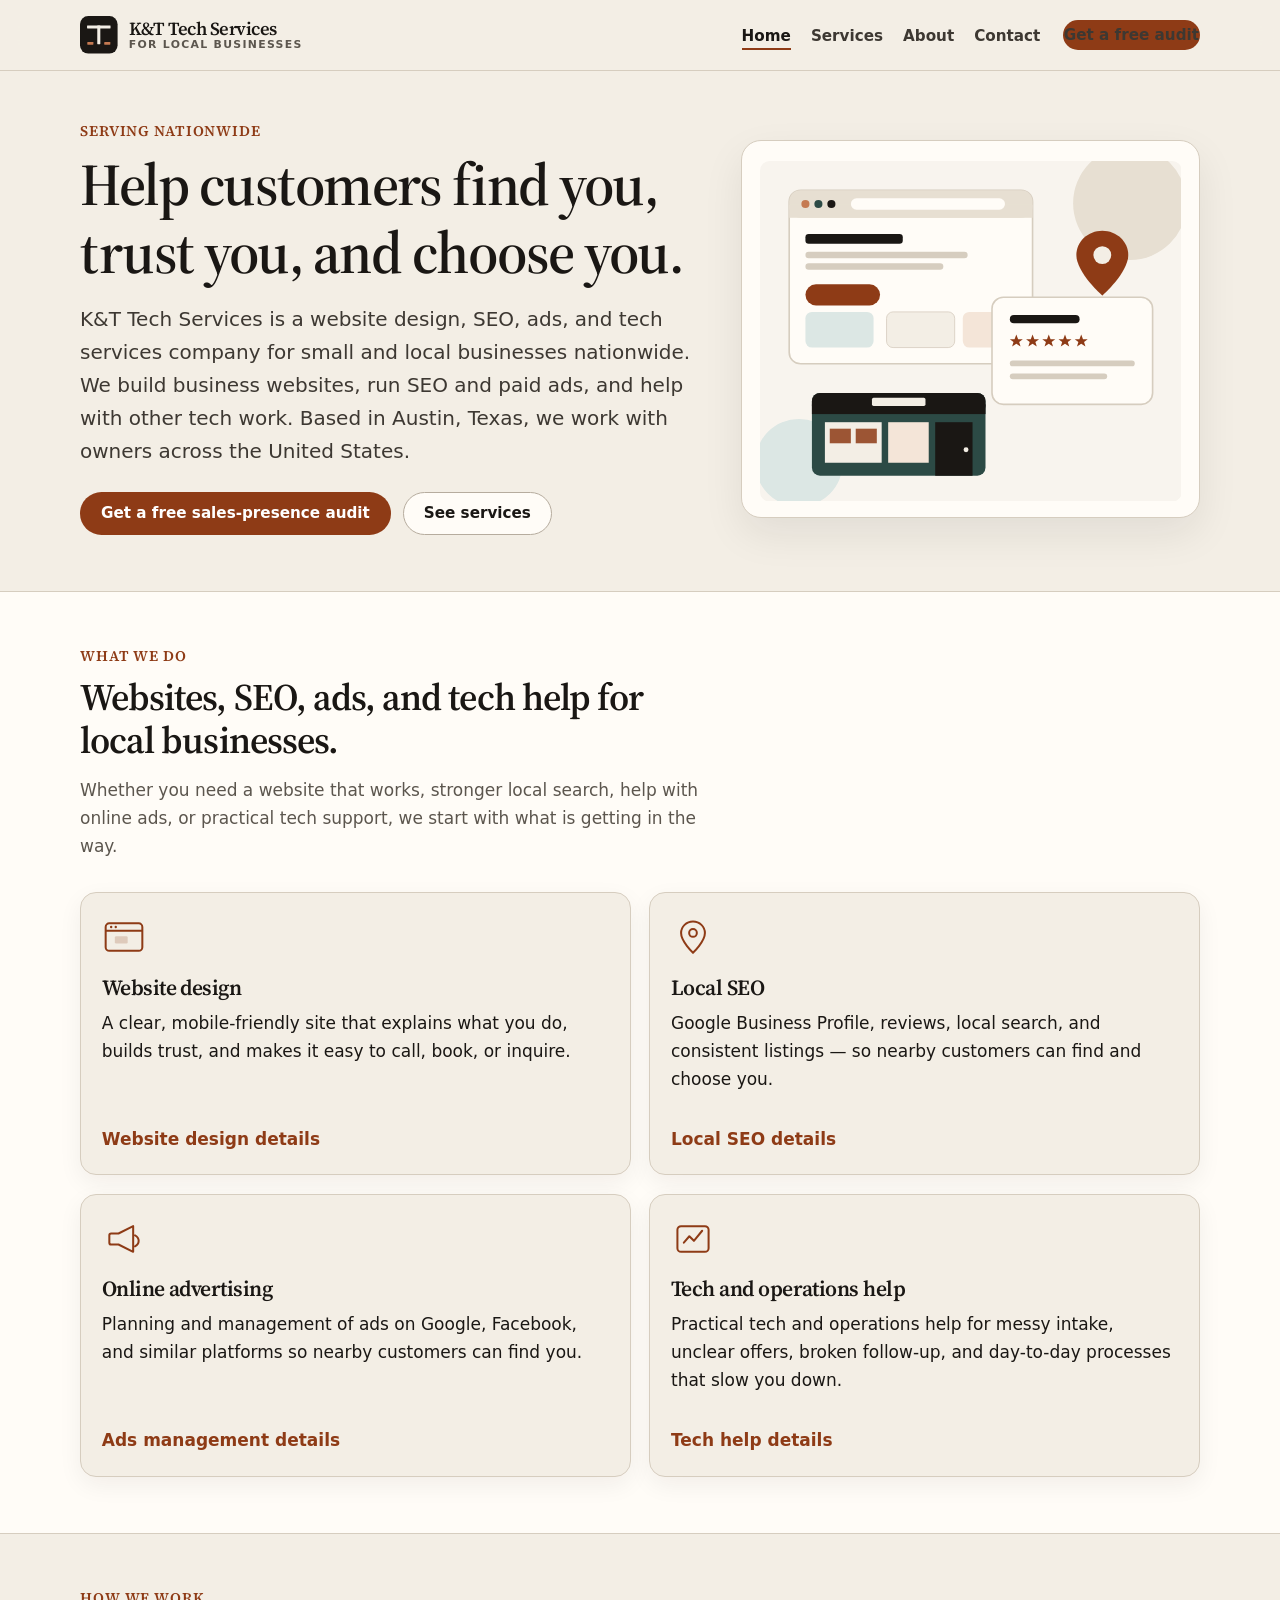
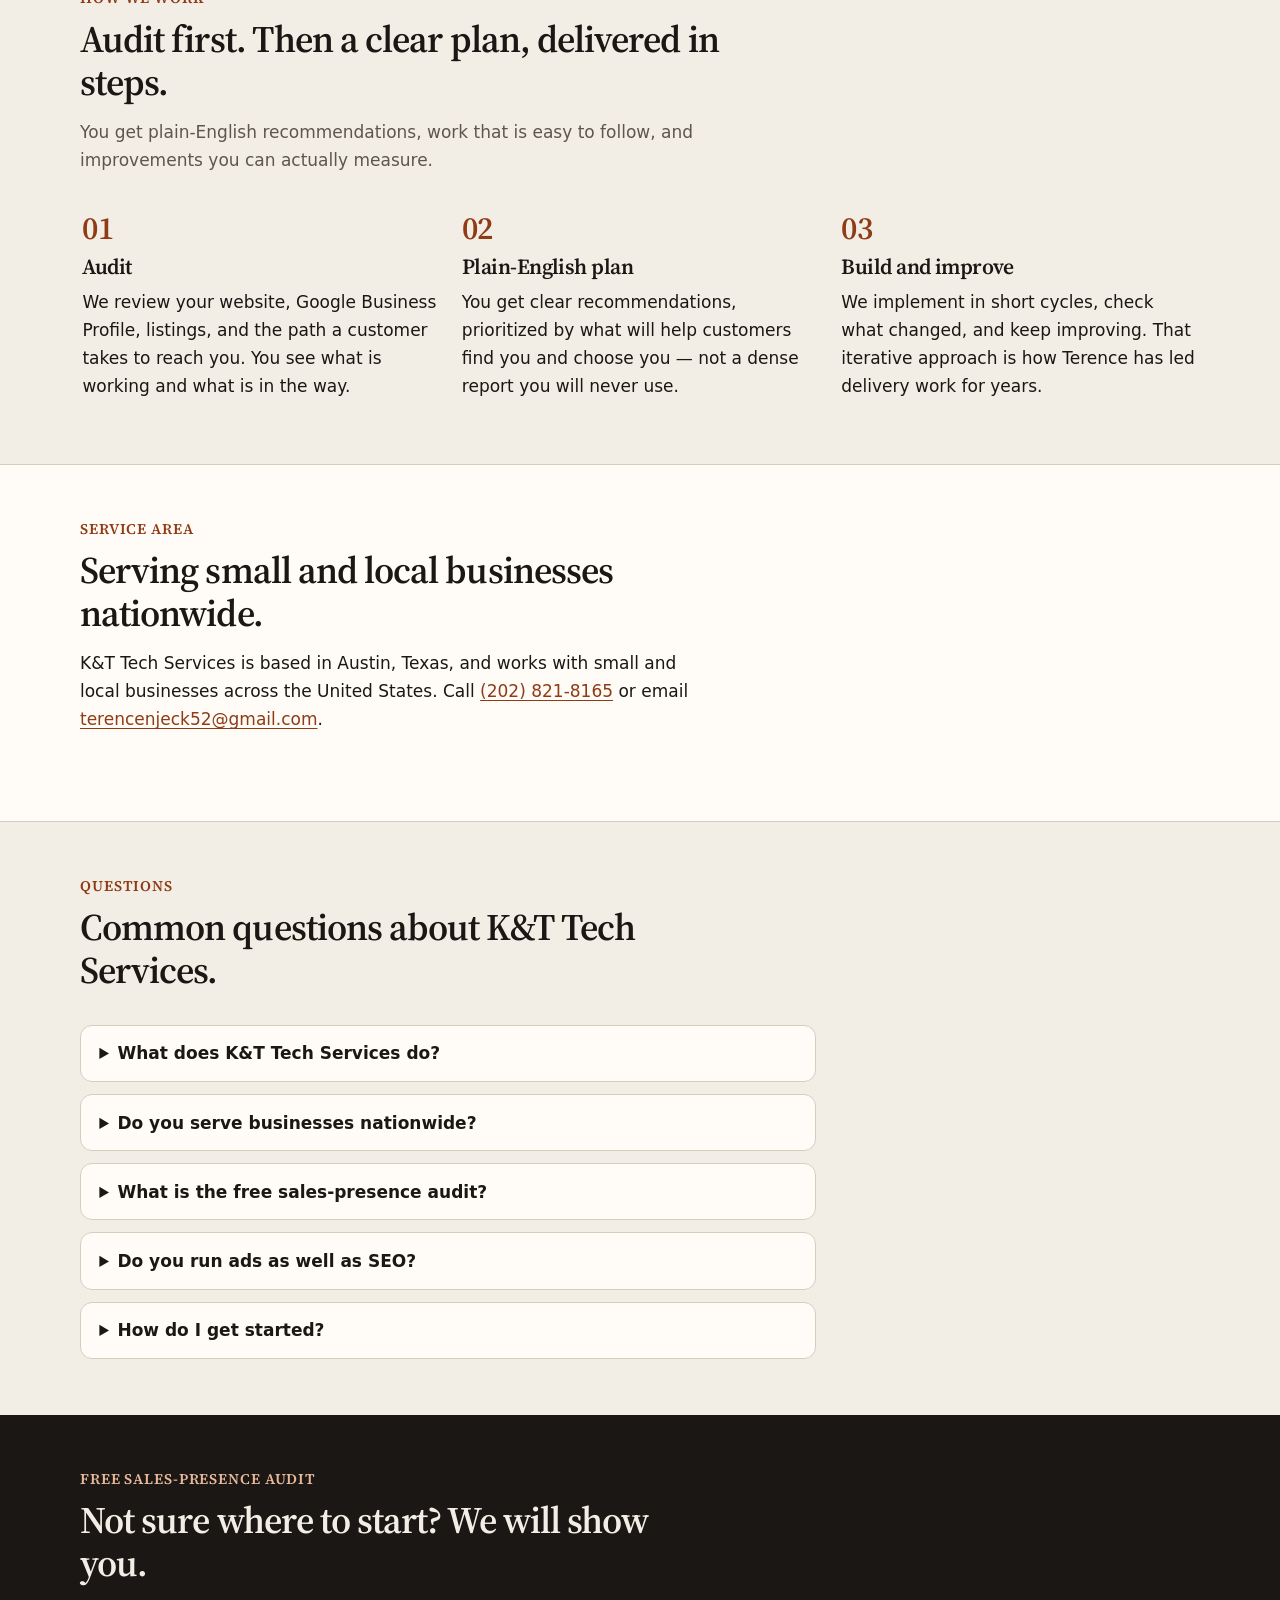
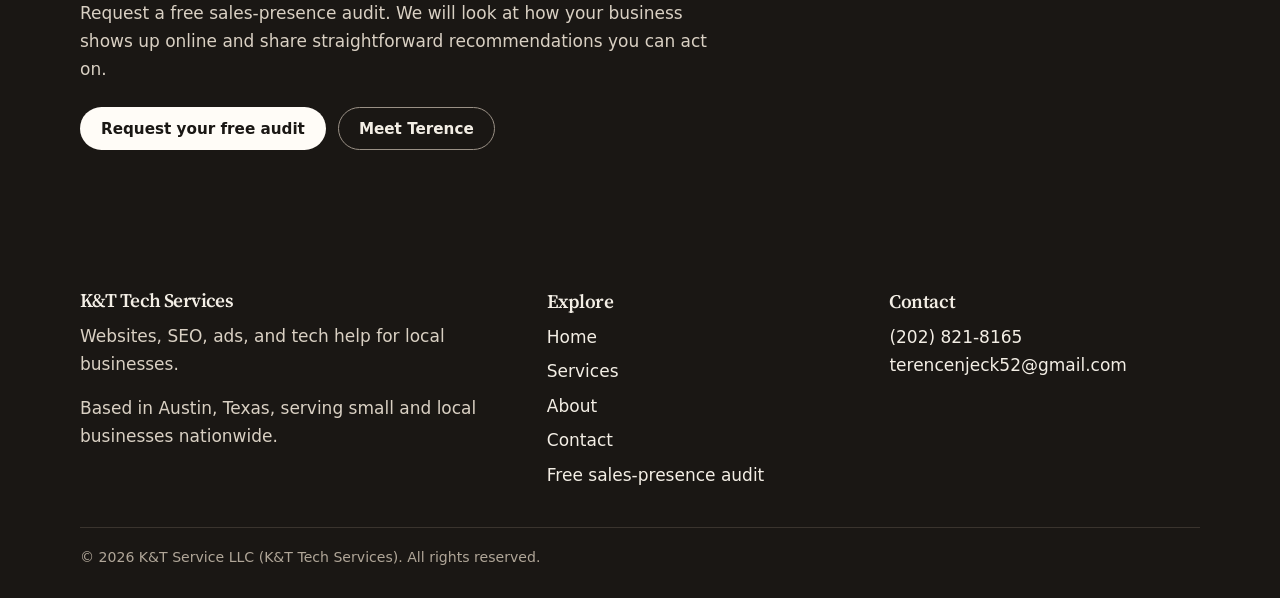
<file: index.html>
<!DOCTYPE html>
<html lang="en">
<head>
  <meta charset="utf-8">
  <meta name="viewport" content="width=device-width, initial-scale=1">
  <title>K&amp;T Tech Services | Websites, SEO &amp; Ads Nationwide</title>
  <meta name="description" content="K&amp;T Tech Services builds websites, runs SEO and online ads, and handles tech work for small and local businesses nationwide.">
  <link rel="canonical" href="https://terencengoh.github.io/k-and-t-services/">
  <meta name="theme-color" content="#f3eee5">
  <meta property="og:type" content="website">
  <meta property="og:site_name" content="K&amp;T Tech Services">
  <meta property="og:url" content="https://terencengoh.github.io/k-and-t-services/">
  <meta property="og:locale" content="en_US">
  <meta property="og:title" content="K&amp;T Tech Services | Websites, SEO &amp; Ads Nationwide">
  <meta property="og:description" content="K&amp;T Tech Services builds websites, runs SEO and online ads, and handles tech work for small and local businesses nationwide.">
  <meta name="twitter:card" content="summary">
  <meta name="twitter:title" content="K&amp;T Tech Services | Websites, SEO &amp; Ads Nationwide">
  <meta name="twitter:description" content="K&amp;T Tech Services builds websites, runs SEO and online ads, and handles tech work for small and local businesses nationwide.">
  <link rel="icon" href="favicon.svg" type="image/svg+xml">
  <link rel="preconnect" href="https://fonts.googleapis.com">
  <link rel="preconnect" href="https://fonts.gstatic.com" crossorigin>
  <link href="https://fonts.googleapis.com/css2?family=Source+Serif+4:opsz,wght@8..60,500;8..60,600;8..60,700&display=swap" rel="stylesheet">
  <link rel="stylesheet" href="css/styles.css">
  <script type="application/ld+json">
{
  "@context": "https://schema.org",
  "@graph": [
    {
      "@type": "ProfessionalService",
      "@id": "https://terencengoh.github.io/k-and-t-services/#business",
      "name": "K&T Tech Services",
      "legalName": "K&T Service LLC",
      "alternateName": "K&T Services",
      "url": "https://terencengoh.github.io/k-and-t-services/",
      "description": "K&T Tech Services is a website design, SEO, ads, and tech services company for small and local businesses nationwide. The company is based in Austin, Texas, and builds local and business websites, manages SEO and online advertising, and helps with other tech work for businesses across the United States.",
      "telephone": "+1-202-821-8165",
      "email": "terencenjeck52@gmail.com",
      "image": "https://terencengoh.github.io/k-and-t-services/favicon.svg",
      "logo": {
        "@type": "ImageObject",
        "url": "https://terencengoh.github.io/k-and-t-services/favicon.svg"
      },
      "founder": {
        "@type": "Person",
        "name": "Terence Ngoh",
        "url": "https://terencengoh.github.io/k-and-t-services/about.html"
      },
      "serviceType": [
        "Website design",
        "Search engine optimization",
        "Local SEO",
        "Online advertising",
        "Technology consulting"
      ],
      "areaServed": {
        "@type": "Country",
        "name": "United States"
      },
      "sameAs": [
        "https://www.facebook.com/profile.php?id=61582597083300"
      ],
      "hasOfferCatalog": {
        "@type": "OfferCatalog",
        "name": "Services for local businesses",
        "itemListElement": [
          {
            "@type": "Offer",
            "itemOffered": {
              "@type": "Service",
              "name": "Website design",
              "description": "A clear, mobile-friendly website that explains what a business does, builds trust, and makes it easy to call, book, or inquire.",
              "url": "https://terencengoh.github.io/k-and-t-services/services.html#websites",
              "serviceType": "Website design",
              "provider": {
                "@id": "https://terencengoh.github.io/k-and-t-services/#business"
              }
            }
          },
          {
            "@type": "Offer",
            "itemOffered": {
              "@type": "Service",
              "name": "Local SEO",
              "description": "Google Business Profile, reviews, local search, consistent listings, and a stronger search presence so nearby customers can find and choose a business.",
              "url": "https://terencengoh.github.io/k-and-t-services/services.html#seo",
              "serviceType": "Local SEO",
              "provider": {
                "@id": "https://terencengoh.github.io/k-and-t-services/#business"
              }
            }
          },
          {
            "@type": "Offer",
            "itemOffered": {
              "@type": "Service",
              "name": "Online advertising",
              "description": "Planning and management of online ads on Google, Facebook, and similar platforms so local businesses can reach nearby customers.",
              "url": "https://terencengoh.github.io/k-and-t-services/services.html#ads",
              "serviceType": "Online advertising",
              "provider": {
                "@id": "https://terencengoh.github.io/k-and-t-services/#business"
              }
            }
          },
          {
            "@type": "Offer",
            "itemOffered": {
              "@type": "Service",
              "name": "Tech and operations help",
              "description": "Practical tech and operations help, including messy intake, unclear offers, broken follow-up, and day-to-day processes that slow a small business down.",
              "url": "https://terencengoh.github.io/k-and-t-services/services.html#tech",
              "serviceType": "Technology consulting",
              "provider": {
                "@id": "https://terencengoh.github.io/k-and-t-services/#business"
              }
            }
          },
          {
            "@type": "Offer",
            "itemOffered": {
              "@type": "Service",
              "name": "Free sales-presence audit",
              "description": "A review of how a business shows up online, with straightforward recommendations the owner can act on.",
              "url": "https://terencengoh.github.io/k-and-t-services/contact.html",
              "serviceType": "Business consultation",
              "provider": {
                "@id": "https://terencengoh.github.io/k-and-t-services/#business"
              }
            }
          }
        ]
      },
      "contactPoint": {
        "@type": "ContactPoint",
        "telephone": "+1-202-821-8165",
        "email": "terencenjeck52@gmail.com",
        "contactType": "customer support",
        "areaServed": "United States",
        "availableLanguage": "English"
      }
    },
    {
      "@type": "WebSite",
      "@id": "https://terencengoh.github.io/k-and-t-services/#website",
      "url": "https://terencengoh.github.io/k-and-t-services/",
      "name": "K&T Tech Services",
      "description": "Website design, SEO, online ads, and tech services for small and local businesses nationwide.",
      "publisher": {
        "@id": "https://terencengoh.github.io/k-and-t-services/#business"
      },
      "inLanguage": "en"
    },
    {
      "@type": "WebPage",
      "@id": "https://terencengoh.github.io/k-and-t-services/#webpage",
      "url": "https://terencengoh.github.io/k-and-t-services/",
      "name": "K&T Tech Services | Websites, SEO & Ads Nationwide",
      "description": "K&T Tech Services builds websites, runs SEO and online ads, and handles tech work for small and local businesses nationwide.",
      "isPartOf": {
        "@id": "https://terencengoh.github.io/k-and-t-services/#website"
      },
      "about": {
        "@id": "https://terencengoh.github.io/k-and-t-services/#business"
      },
      "inLanguage": "en"
    },
    {
      "@type": "FAQPage",
      "@id": "https://terencengoh.github.io/k-and-t-services/#faq",
      "mainEntity": [
        {
          "@type": "Question",
          "name": "What does K&T Tech Services do?",
          "acceptedAnswer": {
            "@type": "Answer",
            "text": "K&T Tech Services (K&T Service LLC) is a website design, SEO, ads, and tech services company for small and local businesses nationwide. We build local and business websites, run SEO and paid ads on Google, Facebook, and similar platforms, and help with other tech work that makes it easier for customers to find you and get in touch."
          }
        },
        {
          "@type": "Question",
          "name": "Do you serve businesses nationwide?",
          "acceptedAnswer": {
            "@type": "Answer",
            "text": "Yes. We work with small and local businesses across the United States. The company is based in Austin, Texas, and most work is done remotely."
          }
        },
        {
          "@type": "Question",
          "name": "What is the free sales-presence audit?",
          "acceptedAnswer": {
            "@type": "Answer",
            "text": "It is a review of how your business shows up online — your website, local listings, and the path a customer takes to reach you — followed by straightforward recommendations you can act on. You can request one on the contact page."
          }
        },
        {
          "@type": "Question",
          "name": "Do you run ads as well as SEO?",
          "acceptedAnswer": {
            "@type": "Answer",
            "text": "Yes. Alongside website and SEO work, we plan and manage online advertising on Google, Facebook, and similar platforms. We will tell you what we recommend after looking at your business, rather than promising a specific result in advance."
          }
        },
        {
          "@type": "Question",
          "name": "How do I get started?",
          "acceptedAnswer": {
            "@type": "Answer",
            "text": "Call (202) 821-8165, email terencenjeck52@gmail.com, or send a message on the contact page. A free sales-presence audit is a common first step."
          }
        }
      ]
    }
  ]
}
  </script>
</head>
<body>
  <a class="skip-link" href="#main">Skip to content</a>
  <header class="site-header">
    <div class="header-inner">
      <a class="logo" href="index.html">
        <svg class="logo-mark" viewBox="0 0 32 32" aria-hidden="true" focusable="false">
  <rect width="32" height="32" rx="7" fill="#1a1714"/>
  <rect x="6" y="8" width="20" height="2.6" rx="0.4" fill="#f3eee5"/>
  <rect x="14.7" y="8" width="2.6" height="16" rx="0.4" fill="#f3eee5"/>
  <rect x="6.2" y="22.2" width="5.2" height="2.2" rx="0.4" fill="#c57a52"/>
  <rect x="20.6" y="22.2" width="5.2" height="2.2" rx="0.4" fill="#c57a52"/>
</svg>
        <span class="wordmark">K&amp;T Tech Services<small>For local businesses</small></span>
      </a>
      <button class="nav-toggle" id="nav-toggle" type="button" aria-expanded="false" aria-controls="site-nav" aria-label="Open menu">
        <span class="nav-toggle-bars"></span>
      </button>
      <nav class="site-nav" id="site-nav" aria-label="Primary">
        <ul>
          <li><a href="index.html" aria-current="page">Home</a></li>
          <li><a href="services.html">Services</a></li>
          <li><a href="about.html">About</a></li>
          <li><a href="contact.html">Contact</a></li>
        </ul>
        <a class="btn header-cta" href="contact.html?service=audit">Get a free audit</a>
      </nav>
    </div>
  </header>
  <main id="main">
    <section class="hero">
      <div class="wrap hero-grid">
        <div>
          <p class="hero-kicker">Serving nationwide</p>
          <h1>Help customers find you, trust you, and choose you.</h1>
          <p class="lede">K&amp;T Tech Services is a website design, SEO, ads, and tech services company for small and local businesses nationwide. We build business websites, run SEO and paid ads, and help with other tech work. Based in Austin, Texas, we work with owners across the United States.</p>
          <div class="btn-row">
            <a class="btn btn-primary" href="contact.html?service=audit">Get a free sales-presence audit</a>
            <a class="btn btn-secondary" href="services.html">See services</a>
          </div>
        </div>
        <div class="hero-art">
          <svg viewBox="0 0 520 420" xmlns="http://www.w3.org/2000/svg" role="img" aria-labelledby="hero-art-title">
  <title id="hero-art-title">A local storefront, a simple website, and customer reviews working together</title>
  <rect x="0" y="0" width="520" height="420" rx="12" fill="#f8f4ee"/>
  <circle cx="456" cy="52" r="70" fill="#e7dfd2"/>
  <circle cx="48" cy="372" r="54" fill="#dce7e4"/>
  <!-- Browser -->
  <g>
    <rect x="36" y="36" width="300" height="214" rx="14" fill="#fffcf7" stroke="#d6cdbf" stroke-width="2"/>
    <rect x="36" y="36" width="300" height="34" rx="14" fill="#e7dfd2"/>
    <rect x="36" y="54" width="300" height="16" fill="#e7dfd2"/>
    <circle cx="56" cy="53" r="5" fill="#c57a52"/>
    <circle cx="72" cy="53" r="5" fill="#2c4a45"/>
    <circle cx="88" cy="53" r="5" fill="#1a1714"/>
    <rect x="112" y="46" width="190" height="14" rx="7" fill="#fffcf7"/>
    <rect x="56" y="90" width="120" height="12" rx="4" fill="#1a1714"/>
    <rect x="56" y="112" width="200" height="8" rx="4" fill="#d6cdbf"/>
    <rect x="56" y="126" width="170" height="8" rx="4" fill="#d6cdbf"/>
    <rect x="56" y="152" width="92" height="26" rx="13" fill="#8e3b16"/>
    <rect x="156" y="186" width="84" height="44" rx="8" fill="#f3eee5" stroke="#d6cdbf"/>
    <rect x="250" y="186" width="64" height="44" rx="8" fill="#f4e5d8"/>
    <rect x="56" y="186" width="84" height="44" rx="8" fill="#dce7e4"/>
  </g>
  <!-- Review card -->
  <g>
    <rect x="286" y="168" width="198" height="132" rx="14" fill="#fffcf7" stroke="#d6cdbf" stroke-width="2"/>
    <rect x="308" y="190" width="86" height="10" rx="5" fill="#1a1714"/>
    <g fill="#8e3b16" transform="translate(308 214)">
      <path d="M8 0l2.2 5.6H16l-4.5 3.4 1.7 5.6L8 11.4 2.8 14.6 4.5 9 0 5.6h5.8z"/>
      <path d="M28 0l2.2 5.6H36l-4.5 3.4 1.7 5.6L28 11.4 22.8 14.6 24.5 9 20 5.6h5.8z"/>
      <path d="M48 0l2.2 5.6H56l-4.5 3.4 1.7 5.6L48 11.4 42.8 14.6 44.5 9 40 5.6h5.8z"/>
      <path d="M68 0l2.2 5.6H76l-4.5 3.4 1.7 5.6L68 11.4 62.8 14.6 64.5 9 60 5.6h5.8z"/>
      <path d="M88 0l2.2 5.6H96l-4.5 3.4 1.7 5.6L88 11.4 82.8 14.6 84.5 9 80 5.6h5.8z"/>
    </g>
    <rect x="308" y="246" width="154" height="7" rx="3.5" fill="#d6cdbf"/>
    <rect x="308" y="262" width="120" height="7" rx="3.5" fill="#d6cdbf"/>
  </g>
  <!-- Storefront -->
  <g>
    <rect x="64" y="286" width="214" height="102" rx="10" fill="#2c4a45"/>
    <rect x="64" y="286" width="214" height="26" fill="#1a1714" rx="10"/>
    <rect x="64" y="300" width="214" height="12" fill="#1a1714"/>
    <rect x="138" y="292" width="66" height="10" rx="2" fill="#f3eee5"/>
    <rect x="80" y="322" width="70" height="50" fill="#f3eee5"/>
    <rect x="158" y="322" width="50" height="50" fill="#f4e5d8"/>
    <rect x="216" y="322" width="46" height="66" fill="#1a1714"/>
    <circle cx="254" cy="356" r="3" fill="#f3eee5"/>
    <rect x="86" y="330" width="26" height="18" fill="#8e3b16" opacity="0.85"/>
    <rect x="118" y="330" width="26" height="18" fill="#8e3b16" opacity="0.85"/>
  </g>
  <!-- Pin -->
  <g transform="translate(390 86)">
    <path fill="#8e3b16" d="M32 0c17.7 0 32 13.4 32 30 0 22-32 50-32 50S0 52 0 30C0 13.4 14.3 0 32 0z"/>
    <circle cx="32" cy="30" r="11" fill="#f3eee5"/>
  </g>
</svg>
        </div>
      </div>
    </section>

    <section class="section band" aria-labelledby="services-heading">
      <div class="wrap">
        <div class="section-head">
          <p class="section-kicker">What we do</p>
          <h2 id="services-heading">Websites, SEO, ads, and tech help for local businesses.</h2>
          <p class="muted">Whether you need a website that works, stronger local search, help with online ads, or practical tech support, we start with what is getting in the way.</p>
        </div>
        <div class="card-grid">
          <article class="card">
            <svg class="card-icon" viewBox="0 0 48 48" aria-hidden="true" focusable="false">
  <rect x="4" y="8" width="40" height="30" rx="4" fill="none" stroke="currentColor" stroke-width="2.2"/>
  <path d="M4 16h40" fill="none" stroke="currentColor" stroke-width="2.2"/>
  <circle cx="10" cy="12" r="1.3" fill="currentColor"/>
  <circle cx="15" cy="12" r="1.3" fill="currentColor"/>
  <rect x="14" y="22" width="14" height="8" rx="1.5" fill="currentColor" opacity="0.2"/>
</svg>
            <h3>Website design</h3>
            <p>A clear, mobile-friendly site that explains what you do, builds trust, and makes it easy to call, book, or inquire.</p>
            <a class="card-link" href="services.html#websites">Website design details</a>
          </article>
          <article class="card">
            <svg class="card-icon" viewBox="0 0 48 48" aria-hidden="true" focusable="false">
  <path d="M24 6c7.2 0 13 5.6 13 12.6 0 9.3-13 21.4-13 21.4S11 27.9 11 18.6C11 11.6 16.8 6 24 6z" fill="none" stroke="currentColor" stroke-width="2.2"/>
  <circle cx="24" cy="18.5" r="4.2" fill="none" stroke="currentColor" stroke-width="2.2"/>
</svg>
            <h3>Local SEO</h3>
            <p>Google Business Profile, reviews, local search, and consistent listings — so nearby customers can find and choose you.</p>
            <a class="card-link" href="services.html#seo">Local SEO details</a>
          </article>
          <article class="card">
            <svg class="card-icon" viewBox="0 0 48 48" aria-hidden="true" focusable="false">
  <path d="M10 18h8l16-8v28L18 30h-8a2 2 0 0 1-2-2v-8a2 2 0 0 1 2-2z" fill="none" stroke="currentColor" stroke-width="2.2" stroke-linejoin="round"/>
  <path d="M36 20c2.4 1.2 4 3.4 4 6s-1.6 4.8-4 6" fill="none" stroke="currentColor" stroke-width="2.2" stroke-linecap="round"/>
</svg>
            <h3>Online advertising</h3>
            <p>Planning and management of ads on Google, Facebook, and similar platforms so nearby customers can find you.</p>
            <a class="card-link" href="services.html#ads">Ads management details</a>
          </article>
          <article class="card">
            <svg class="card-icon" viewBox="0 0 48 48" aria-hidden="true" focusable="false">
  <rect x="7" y="10" width="34" height="28" rx="4" fill="none" stroke="currentColor" stroke-width="2.2"/>
  <path d="M14 28l6-7 5 5 9-11" fill="none" stroke="currentColor" stroke-width="2.2" stroke-linecap="round" stroke-linejoin="round"/>
</svg>
            <h3>Tech and operations help</h3>
            <p>Practical tech and operations help for messy intake, unclear offers, broken follow-up, and day-to-day processes that slow you down.</p>
            <a class="card-link" href="services.html#tech">Tech help details</a>
          </article>
        </div>
      </div>
    </section>

    <section class="section" aria-labelledby="how-heading">
      <div class="wrap">
        <div class="section-head">
          <p class="section-kicker">How we work</p>
          <h2 id="how-heading">Audit first. Then a clear plan, delivered in steps.</h2>
          <p class="muted">You get plain-English recommendations, work that is easy to follow, and improvements you can actually measure.</p>
        </div>
        <div class="steps">
          <article class="step">
            <span class="step-num">01</span>
            <h3>Audit</h3>
            <p>We review your website, Google Business Profile, listings, and the path a customer takes to reach you. You see what is working and what is in the way.</p>
          </article>
          <article class="step">
            <span class="step-num">02</span>
            <h3>Plain-English plan</h3>
            <p>You get clear recommendations, prioritized by what will help customers find you and choose you — not a dense report you will never use.</p>
          </article>
          <article class="step">
            <span class="step-num">03</span>
            <h3>Build and improve</h3>
            <p>We implement in short cycles, check what changed, and keep improving. That iterative approach is how Terence has led delivery work for years.</p>
          </article>
        </div>
      </div>
    </section>

    <section class="section band" aria-labelledby="area-heading">
      <div class="wrap">
        <div class="section-head">
          <p class="section-kicker">Service area</p>
          <h2 id="area-heading">Serving small and local businesses nationwide.</h2>
          <p>K&amp;T Tech Services is based in Austin, Texas, and works with small and local businesses across the United States. Call <a href="tel:+12028218165">(202) 821-8165</a> or email <a href="mailto:terencenjeck52@gmail.com">terencenjeck52@gmail.com</a>.</p>
        </div>
      </div>
    </section>

    <section class="section" aria-labelledby="faq-heading">
      <div class="wrap">
        <div class="section-head">
          <p class="section-kicker">Questions</p>
          <h2 id="faq-heading">Common questions about K&amp;T Tech Services.</h2>
        </div>
        <div class="faq-list">
          <details>
            <summary>What does K&amp;T Tech Services do?</summary>
            <p>K&amp;T Tech Services (K&amp;T Service LLC) is a website design, SEO, ads, and tech services company for small and local businesses nationwide. We build local and business websites, run SEO and paid ads on Google, Facebook, and similar platforms, and help with other tech work that makes it easier for customers to find you and get in touch.</p>
          </details>
          <details>
            <summary>Do you serve businesses nationwide?</summary>
            <p>Yes. We work with small and local businesses across the United States. The company is based in Austin, Texas, and most work is done remotely.</p>
          </details>
          <details>
            <summary>What is the free sales-presence audit?</summary>
            <p>It is a review of how your business shows up online — your website, local listings, and the path a customer takes to reach you — followed by straightforward recommendations you can act on. You can request one on the contact page.</p>
          </details>
          <details>
            <summary>Do you run ads as well as SEO?</summary>
            <p>Yes. Alongside website and SEO work, we plan and manage online advertising on Google, Facebook, and similar platforms. We will tell you what we recommend after looking at your business, rather than promising a specific result in advance.</p>
          </details>
          <details>
            <summary>How do I get started?</summary>
            <p>Call <a href="tel:+12028218165">(202) 821-8165</a>, email <a href="mailto:terencenjeck52@gmail.com">terencenjeck52@gmail.com</a>, or send a message on the <a href="contact.html">contact page</a>. A free sales-presence audit is a common first step.</p>
          </details>
        </div>
      </div>
    </section>

    <section class="section band-ink" aria-labelledby="audit-heading">
      <div class="wrap">
        <div class="section-head">
          <p class="section-kicker">Free sales-presence audit</p>
          <h2 id="audit-heading">Not sure where to start? We will show you.</h2>
          <p>Request a free sales-presence audit. We will look at how your business shows up online and share straightforward recommendations you can act on.</p>
          <div class="btn-row">
            <a class="btn btn-light" href="contact.html?service=audit">Request your free audit</a>
            <a class="btn btn-ghost" href="about.html">Meet Terence</a>
          </div>
        </div>
      </div>
    </section>
  </main>
  <footer class="site-footer">
    <div class="wrap footer-grid">
      <div>
        <p class="wordmark">K&amp;T Tech Services</p>
        <p>Websites, SEO, ads, and tech help for local businesses.</p>
        <p>Based in Austin, Texas, serving small and local businesses nationwide.</p>
      </div>
      <nav class="footer-nav" aria-label="Footer">
        <h2>Explore</h2>
        <ul>
          <li><a href="index.html">Home</a></li>
          <li><a href="services.html">Services</a></li>
          <li><a href="about.html">About</a></li>
          <li><a href="contact.html">Contact</a></li>
          <li><a href="contact.html?service=audit">Free sales-presence audit</a></li>
        </ul>
      </nav>
      <div class="footer-contact">
        <h2>Contact</h2>
        <p><a href="tel:+12028218165">(202) 821-8165</a></p>
        <p><a href="mailto:terencenjeck52@gmail.com">terencenjeck52@gmail.com</a></p>
      </div>
    </div>
    <div class="wrap footer-meta">
      <p>&copy; <span data-year>2026</span> K&amp;T Service LLC (K&amp;T Tech Services). All rights reserved.</p>
    </div>
  </footer>
  <script src="js/main.js" defer></script>
</body>
</html>
</file>
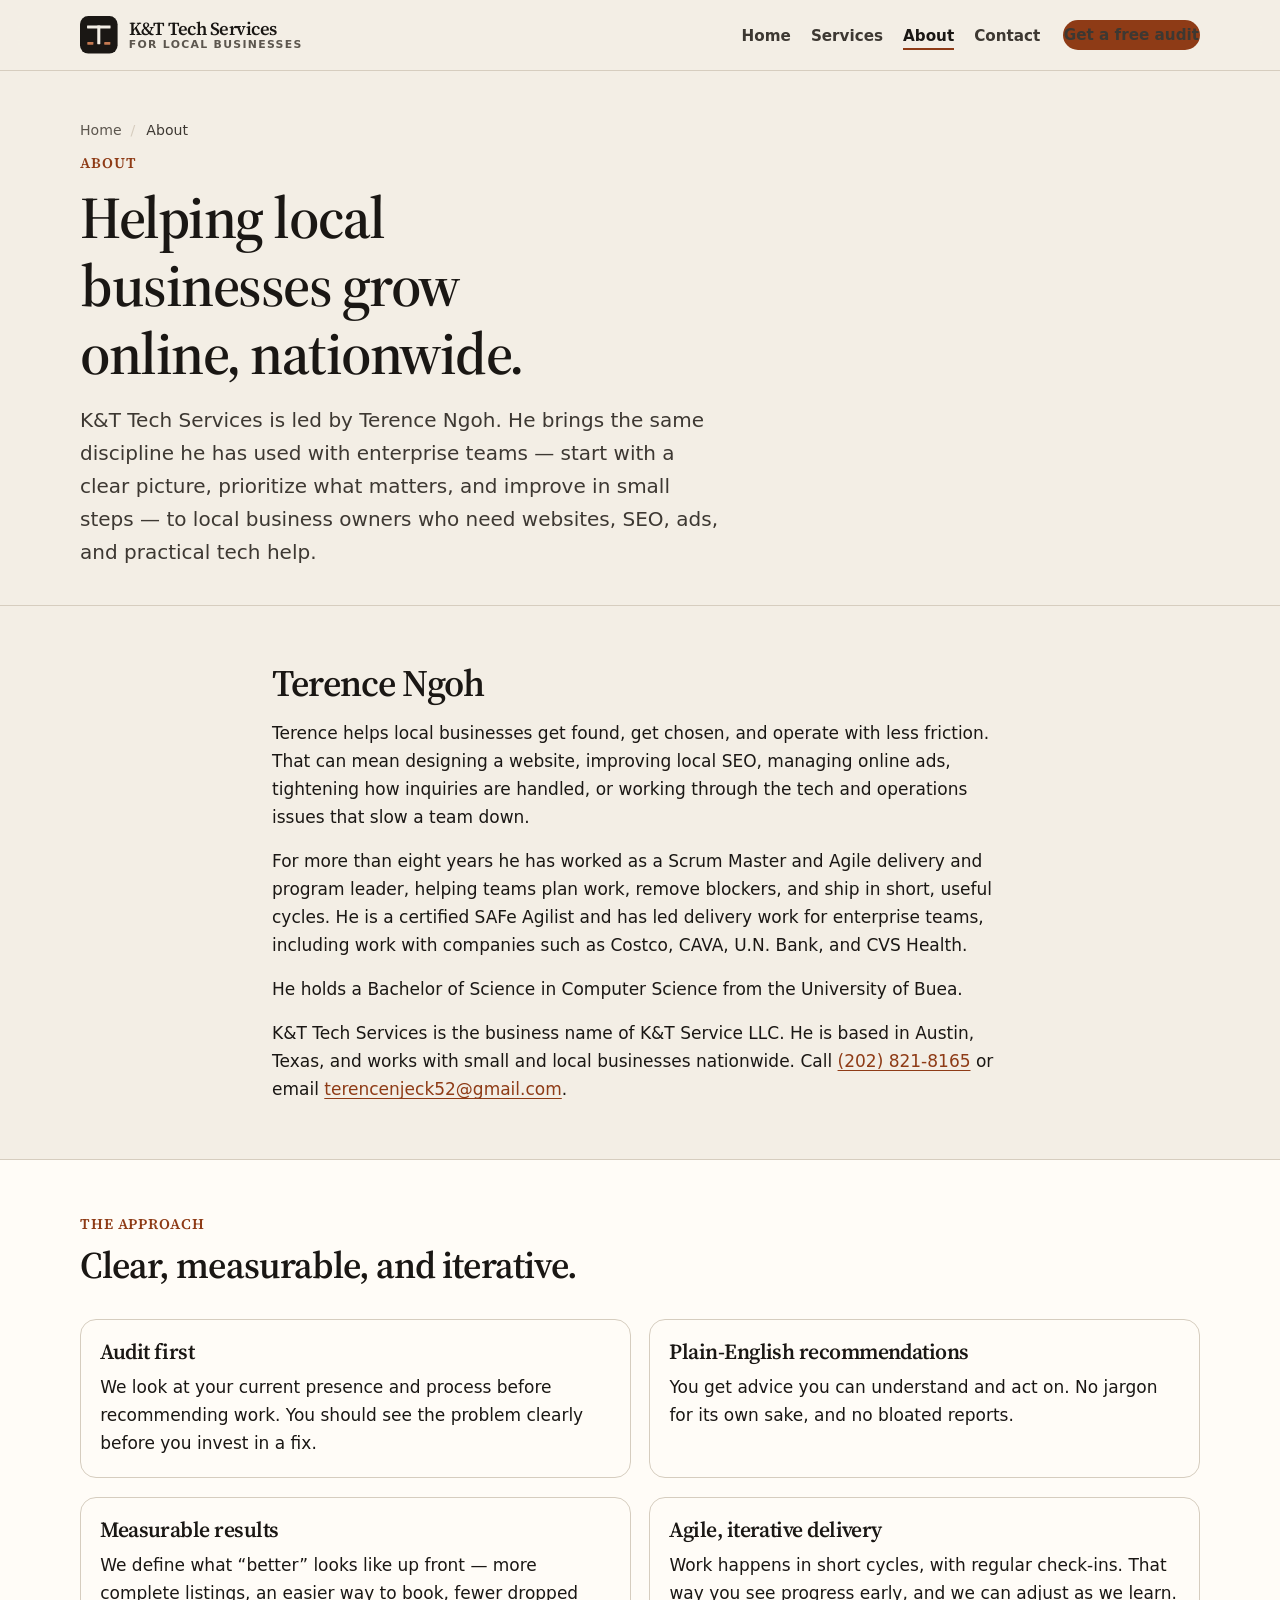
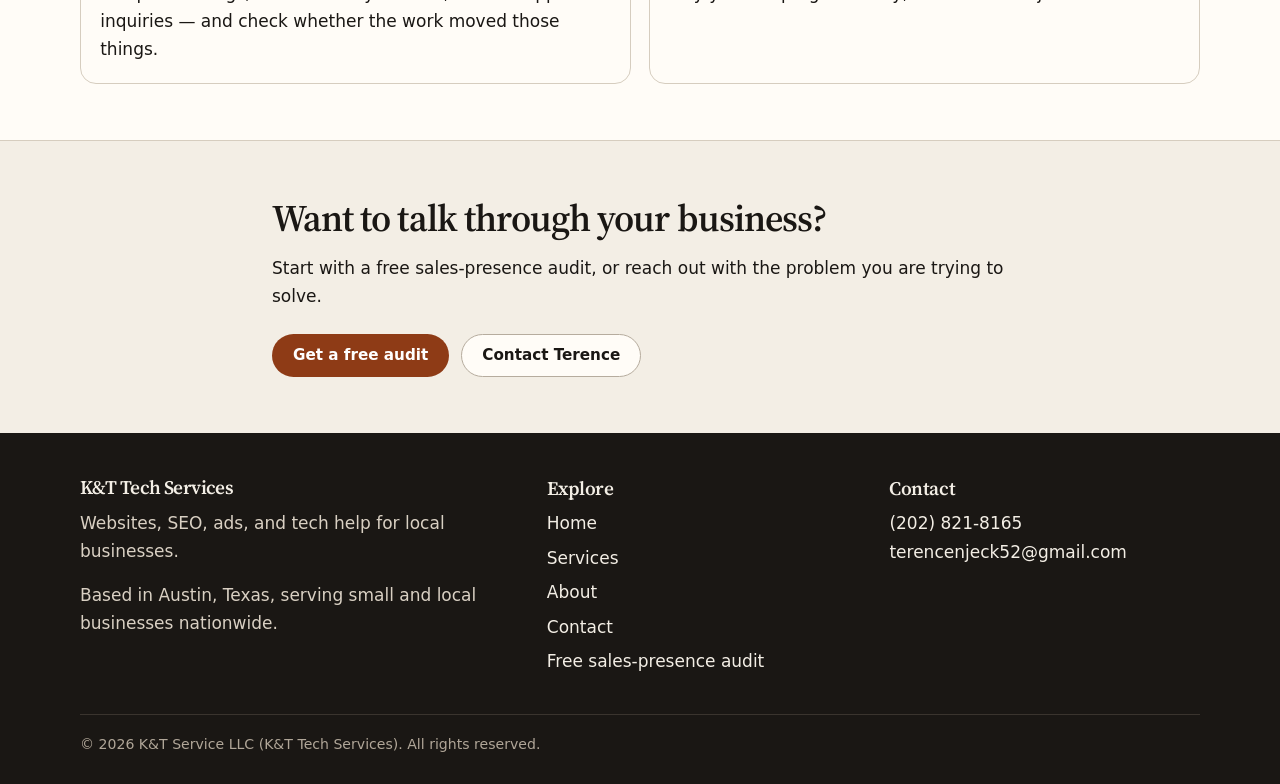
<file: about.html>
<!DOCTYPE html>
<html lang="en">
<head>
  <meta charset="utf-8">
  <meta name="viewport" content="width=device-width, initial-scale=1">
  <title>About Terence Ngoh | K&amp;T Tech Services</title>
  <meta name="description" content="Terence Ngoh leads K&amp;T Tech Services (K&amp;T Service LLC), helping small and local businesses nationwide with websites, SEO, ads, and tech work.">
  <link rel="canonical" href="https://terencengoh.github.io/k-and-t-services/about.html">
  <meta name="theme-color" content="#f3eee5">
  <meta property="og:type" content="website">
  <meta property="og:site_name" content="K&amp;T Tech Services">
  <meta property="og:url" content="https://terencengoh.github.io/k-and-t-services/about.html">
  <meta property="og:locale" content="en_US">
  <meta property="og:title" content="About Terence Ngoh | K&amp;T Tech Services">
  <meta property="og:description" content="Terence Ngoh leads K&amp;T Tech Services (K&amp;T Service LLC), helping small and local businesses nationwide with websites, SEO, ads, and tech work.">
  <meta name="twitter:card" content="summary">
  <meta name="twitter:title" content="About Terence Ngoh | K&amp;T Tech Services">
  <meta name="twitter:description" content="Terence Ngoh leads K&amp;T Tech Services (K&amp;T Service LLC), helping small and local businesses nationwide with websites, SEO, ads, and tech work.">
  <link rel="icon" href="favicon.svg" type="image/svg+xml">
  <link rel="preconnect" href="https://fonts.googleapis.com">
  <link rel="preconnect" href="https://fonts.gstatic.com" crossorigin>
  <link href="https://fonts.googleapis.com/css2?family=Source+Serif+4:opsz,wght@8..60,500;8..60,600;8..60,700&display=swap" rel="stylesheet">
  <link rel="stylesheet" href="css/styles.css">
  <script type="application/ld+json">
{
  "@context": "https://schema.org",
  "@graph": [
    {
      "@type": "ProfessionalService",
      "@id": "https://terencengoh.github.io/k-and-t-services/#business",
      "name": "K&T Tech Services",
      "legalName": "K&T Service LLC",
      "alternateName": "K&T Services",
      "url": "https://terencengoh.github.io/k-and-t-services/",
      "description": "K&T Tech Services is a website design, SEO, ads, and tech services company for small and local businesses nationwide. The company is based in Austin, Texas, and builds local and business websites, manages SEO and online advertising, and helps with other tech work for businesses across the United States.",
      "telephone": "+1-202-821-8165",
      "email": "terencenjeck52@gmail.com",
      "image": "https://terencengoh.github.io/k-and-t-services/favicon.svg",
      "logo": {
        "@type": "ImageObject",
        "url": "https://terencengoh.github.io/k-and-t-services/favicon.svg"
      },
      "founder": {
        "@type": "Person",
        "name": "Terence Ngoh",
        "url": "https://terencengoh.github.io/k-and-t-services/about.html"
      },
      "serviceType": [
        "Website design",
        "Search engine optimization",
        "Local SEO",
        "Online advertising",
        "Technology consulting"
      ],
      "areaServed": {
        "@type": "Country",
        "name": "United States"
      },
      "sameAs": [
        "https://www.facebook.com/profile.php?id=61582597083300"
      ],
      "hasOfferCatalog": {
        "@type": "OfferCatalog",
        "name": "Services for local businesses",
        "itemListElement": [
          {
            "@type": "Offer",
            "itemOffered": {
              "@type": "Service",
              "name": "Website design",
              "description": "A clear, mobile-friendly website that explains what a business does, builds trust, and makes it easy to call, book, or inquire.",
              "url": "https://terencengoh.github.io/k-and-t-services/services.html#websites",
              "serviceType": "Website design",
              "provider": {
                "@id": "https://terencengoh.github.io/k-and-t-services/#business"
              }
            }
          },
          {
            "@type": "Offer",
            "itemOffered": {
              "@type": "Service",
              "name": "Local SEO",
              "description": "Google Business Profile, reviews, local search, consistent listings, and a stronger search presence so nearby customers can find and choose a business.",
              "url": "https://terencengoh.github.io/k-and-t-services/services.html#seo",
              "serviceType": "Local SEO",
              "provider": {
                "@id": "https://terencengoh.github.io/k-and-t-services/#business"
              }
            }
          },
          {
            "@type": "Offer",
            "itemOffered": {
              "@type": "Service",
              "name": "Online advertising",
              "description": "Planning and management of online ads on Google, Facebook, and similar platforms so local businesses can reach nearby customers.",
              "url": "https://terencengoh.github.io/k-and-t-services/services.html#ads",
              "serviceType": "Online advertising",
              "provider": {
                "@id": "https://terencengoh.github.io/k-and-t-services/#business"
              }
            }
          },
          {
            "@type": "Offer",
            "itemOffered": {
              "@type": "Service",
              "name": "Tech and operations help",
              "description": "Practical tech and operations help, including messy intake, unclear offers, broken follow-up, and day-to-day processes that slow a small business down.",
              "url": "https://terencengoh.github.io/k-and-t-services/services.html#tech",
              "serviceType": "Technology consulting",
              "provider": {
                "@id": "https://terencengoh.github.io/k-and-t-services/#business"
              }
            }
          },
          {
            "@type": "Offer",
            "itemOffered": {
              "@type": "Service",
              "name": "Free sales-presence audit",
              "description": "A review of how a business shows up online, with straightforward recommendations the owner can act on.",
              "url": "https://terencengoh.github.io/k-and-t-services/contact.html",
              "serviceType": "Business consultation",
              "provider": {
                "@id": "https://terencengoh.github.io/k-and-t-services/#business"
              }
            }
          }
        ]
      },
      "contactPoint": {
        "@type": "ContactPoint",
        "telephone": "+1-202-821-8165",
        "email": "terencenjeck52@gmail.com",
        "contactType": "customer support",
        "areaServed": "United States",
        "availableLanguage": "English"
      }
    },
    {
      "@type": "WebSite",
      "@id": "https://terencengoh.github.io/k-and-t-services/#website",
      "url": "https://terencengoh.github.io/k-and-t-services/",
      "name": "K&T Tech Services",
      "description": "Website design, SEO, online ads, and tech services for small and local businesses nationwide.",
      "publisher": {
        "@id": "https://terencengoh.github.io/k-and-t-services/#business"
      },
      "inLanguage": "en"
    },
    {
      "@type": "WebPage",
      "@id": "https://terencengoh.github.io/k-and-t-services/about.html#webpage",
      "url": "https://terencengoh.github.io/k-and-t-services/about.html",
      "name": "About Terence Ngoh | K&T Tech Services",
      "description": "Terence Ngoh leads K&T Tech Services (K&T Service LLC), helping small and local businesses nationwide with websites, SEO, ads, and tech work.",
      "isPartOf": {
        "@id": "https://terencengoh.github.io/k-and-t-services/#website"
      },
      "about": {
        "@id": "https://terencengoh.github.io/k-and-t-services/#business"
      },
      "inLanguage": "en",
      "breadcrumb": {
        "@id": "https://terencengoh.github.io/k-and-t-services/about.html#breadcrumb"
      }
    },
    {
      "@type": "BreadcrumbList",
      "@id": "https://terencengoh.github.io/k-and-t-services/about.html#breadcrumb",
      "itemListElement": [
        {
          "@type": "ListItem",
          "position": 1,
          "name": "Home",
          "item": "https://terencengoh.github.io/k-and-t-services/"
        },
        {
          "@type": "ListItem",
          "position": 2,
          "name": "About",
          "item": "https://terencengoh.github.io/k-and-t-services/about.html"
        }
      ]
    }
  ]
}
  </script>
</head>
<body>
  <a class="skip-link" href="#main">Skip to content</a>
  <header class="site-header">
    <div class="header-inner">
      <a class="logo" href="index.html">
        <svg class="logo-mark" viewBox="0 0 32 32" aria-hidden="true" focusable="false">
  <rect width="32" height="32" rx="7" fill="#1a1714"/>
  <rect x="6" y="8" width="20" height="2.6" rx="0.4" fill="#f3eee5"/>
  <rect x="14.7" y="8" width="2.6" height="16" rx="0.4" fill="#f3eee5"/>
  <rect x="6.2" y="22.2" width="5.2" height="2.2" rx="0.4" fill="#c57a52"/>
  <rect x="20.6" y="22.2" width="5.2" height="2.2" rx="0.4" fill="#c57a52"/>
</svg>
        <span class="wordmark">K&amp;T Tech Services<small>For local businesses</small></span>
      </a>
      <button class="nav-toggle" id="nav-toggle" type="button" aria-expanded="false" aria-controls="site-nav" aria-label="Open menu">
        <span class="nav-toggle-bars"></span>
      </button>
      <nav class="site-nav" id="site-nav" aria-label="Primary">
        <ul>
          <li><a href="index.html">Home</a></li>
          <li><a href="services.html">Services</a></li>
          <li><a href="about.html" aria-current="page">About</a></li>
          <li><a href="contact.html">Contact</a></li>
        </ul>
        <a class="btn header-cta" href="contact.html?service=audit">Get a free audit</a>
      </nav>
    </div>
  </header>
  <main id="main">
    <header class="page-hero">
      <div class="wrap">
        <nav class="breadcrumbs" aria-label="Breadcrumb">
          <ol>
            <li><a href="index.html">Home</a></li>
            <li><span aria-current="page">About</span></li>
          </ol>
        </nav>
        <p class="section-kicker">About</p>
        <h1>Helping local businesses grow online, nationwide.</h1>
        <p class="lede">K&amp;T Tech Services is led by Terence Ngoh. He brings the same discipline he has used with enterprise teams — start with a clear picture, prioritize what matters, and improve in small steps — to local business owners who need websites, SEO, ads, and practical tech help.</p>
      </div>
    </header>

    <section class="section" aria-labelledby="about-terence">
      <div class="wrap-narrow">
        <h2 id="about-terence">Terence Ngoh</h2>
        <p>Terence helps local businesses get found, get chosen, and operate with less friction. That can mean designing a website, improving local SEO, managing online ads, tightening how inquiries are handled, or working through the tech and operations issues that slow a team down.</p>
        <p>For more than eight years he has worked as a Scrum Master and Agile delivery and program leader, helping teams plan work, remove blockers, and ship in short, useful cycles. He is a certified SAFe Agilist and has led delivery work for enterprise teams, including work with companies such as Costco, CAVA, U.N. Bank, and CVS Health.</p>
        <p>He holds a Bachelor of Science in Computer Science from the University of Buea.</p>
        <p>K&amp;T Tech Services is the business name of K&amp;T Service LLC. He is based in Austin, Texas, and works with small and local businesses nationwide. Call <a href="tel:+12028218165">(202) 821-8165</a> or email <a href="mailto:terencenjeck52@gmail.com">terencenjeck52@gmail.com</a>.</p>
      </div>
    </section>

    <section class="section band" aria-labelledby="approach-heading">
      <div class="wrap">
        <div class="section-head">
          <p class="section-kicker">The approach</p>
          <h2 id="approach-heading">Clear, measurable, and iterative.</h2>
        </div>
        <div class="approach-grid">
          <article class="approach-item">
            <h3>Audit first</h3>
            <p>We look at your current presence and process before recommending work. You should see the problem clearly before you invest in a fix.</p>
          </article>
          <article class="approach-item">
            <h3>Plain-English recommendations</h3>
            <p>You get advice you can understand and act on. No jargon for its own sake, and no bloated reports.</p>
          </article>
          <article class="approach-item">
            <h3>Measurable results</h3>
            <p>We define what “better” looks like up front — more complete listings, an easier way to book, fewer dropped inquiries — and check whether the work moved those things.</p>
          </article>
          <article class="approach-item">
            <h3>Agile, iterative delivery</h3>
            <p>Work happens in short cycles, with regular check-ins. That way you see progress early, and we can adjust as we learn.</p>
          </article>
        </div>
      </div>
    </section>

    <section class="section" aria-labelledby="about-cta">
      <div class="wrap-narrow">
        <h2 id="about-cta">Want to talk through your business?</h2>
        <p>Start with a free sales-presence audit, or reach out with the problem you are trying to solve.</p>
        <div class="btn-row">
          <a class="btn btn-primary" href="contact.html?service=audit">Get a free audit</a>
          <a class="btn btn-secondary" href="contact.html">Contact Terence</a>
        </div>
      </div>
    </section>
  </main>
  <footer class="site-footer">
    <div class="wrap footer-grid">
      <div>
        <p class="wordmark">K&amp;T Tech Services</p>
        <p>Websites, SEO, ads, and tech help for local businesses.</p>
        <p>Based in Austin, Texas, serving small and local businesses nationwide.</p>
      </div>
      <nav class="footer-nav" aria-label="Footer">
        <h2>Explore</h2>
        <ul>
          <li><a href="index.html">Home</a></li>
          <li><a href="services.html">Services</a></li>
          <li><a href="about.html">About</a></li>
          <li><a href="contact.html">Contact</a></li>
          <li><a href="contact.html?service=audit">Free sales-presence audit</a></li>
        </ul>
      </nav>
      <div class="footer-contact">
        <h2>Contact</h2>
        <p><a href="tel:+12028218165">(202) 821-8165</a></p>
        <p><a href="mailto:terencenjeck52@gmail.com">terencenjeck52@gmail.com</a></p>
      </div>
    </div>
    <div class="wrap footer-meta">
      <p>&copy; <span data-year>2026</span> K&amp;T Service LLC (K&amp;T Tech Services). All rights reserved.</p>
    </div>
  </footer>
  <script src="js/main.js" defer></script>
</body>
</html>
</file>
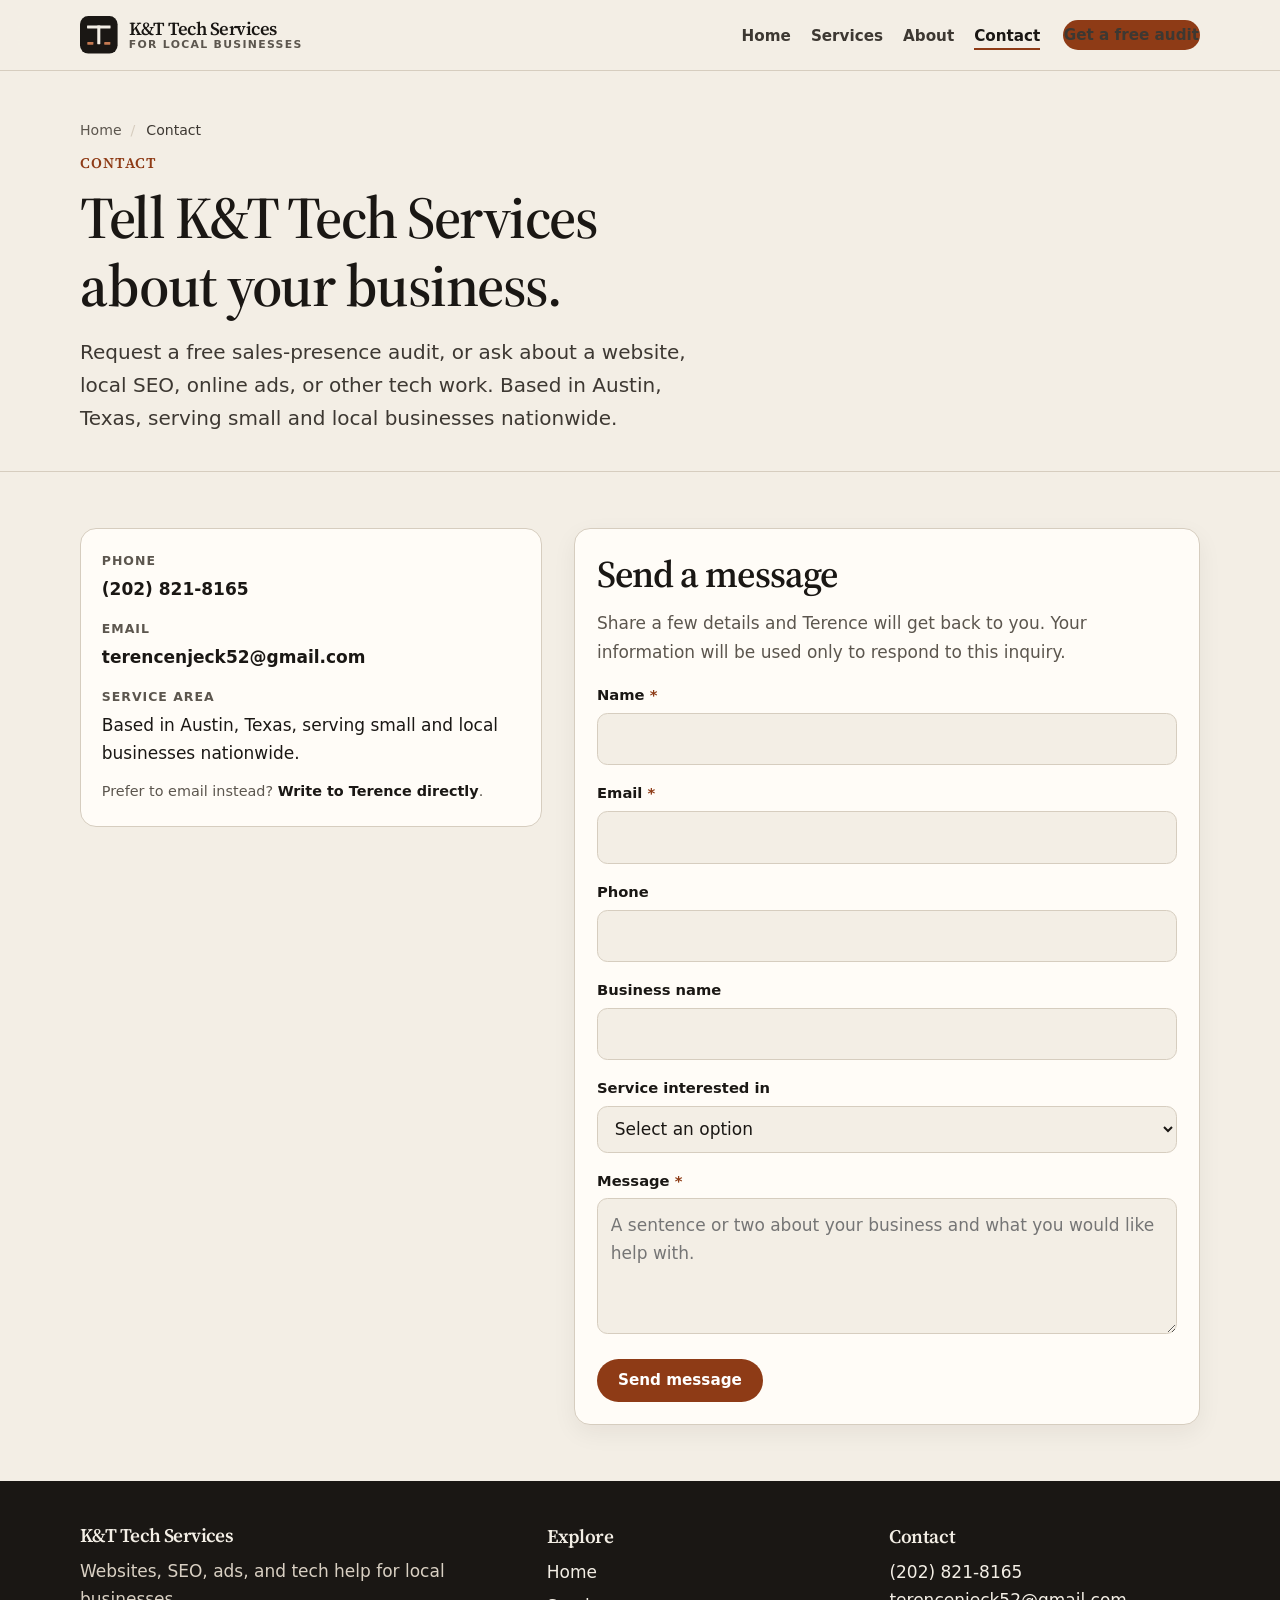
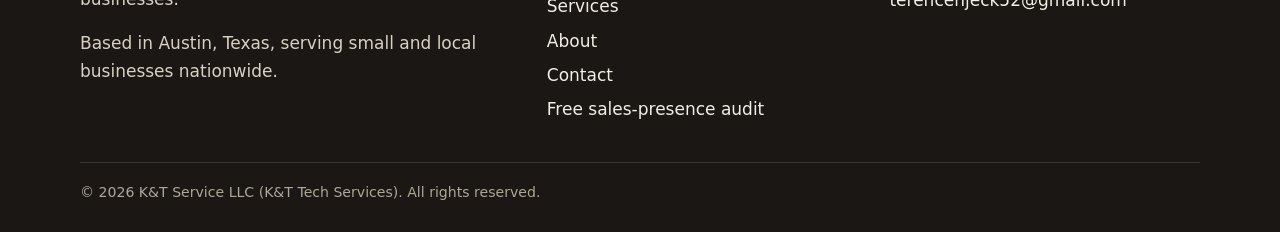
<file: contact.html>
<!DOCTYPE html>
<html lang="en">
<head>
  <meta charset="utf-8">
  <meta name="viewport" content="width=device-width, initial-scale=1">
  <title>Contact K&amp;T Tech Services | Nationwide Support</title>
  <meta name="description" content="Call (202) 821-8165 or email terencenjeck52@gmail.com for websites, SEO, or ads help from K&amp;T Tech Services, serving businesses nationwide.">
  <link rel="canonical" href="https://terencengoh.github.io/k-and-t-services/contact.html">
  <meta name="theme-color" content="#f3eee5">
  <meta property="og:type" content="website">
  <meta property="og:site_name" content="K&amp;T Tech Services">
  <meta property="og:url" content="https://terencengoh.github.io/k-and-t-services/contact.html">
  <meta property="og:locale" content="en_US">
  <meta property="og:title" content="Contact K&amp;T Tech Services | Nationwide Support">
  <meta property="og:description" content="Call (202) 821-8165 or email terencenjeck52@gmail.com for websites, SEO, or ads help from K&amp;T Tech Services, serving businesses nationwide.">
  <meta name="twitter:card" content="summary">
  <meta name="twitter:title" content="Contact K&amp;T Tech Services | Nationwide Support">
  <meta name="twitter:description" content="Call (202) 821-8165 or email terencenjeck52@gmail.com for websites, SEO, or ads help from K&amp;T Tech Services, serving businesses nationwide.">
  <link rel="icon" href="favicon.svg" type="image/svg+xml">
  <link rel="preconnect" href="https://fonts.googleapis.com">
  <link rel="preconnect" href="https://fonts.gstatic.com" crossorigin>
  <link href="https://fonts.googleapis.com/css2?family=Source+Serif+4:opsz,wght@8..60,500;8..60,600;8..60,700&display=swap" rel="stylesheet">
  <link rel="stylesheet" href="css/styles.css">
  <script type="application/ld+json">
{
  "@context": "https://schema.org",
  "@graph": [
    {
      "@type": "ProfessionalService",
      "@id": "https://terencengoh.github.io/k-and-t-services/#business",
      "name": "K&T Tech Services",
      "legalName": "K&T Service LLC",
      "alternateName": "K&T Services",
      "url": "https://terencengoh.github.io/k-and-t-services/",
      "description": "K&T Tech Services is a website design, SEO, ads, and tech services company for small and local businesses nationwide. The company is based in Austin, Texas, and builds local and business websites, manages SEO and online advertising, and helps with other tech work for businesses across the United States.",
      "telephone": "+1-202-821-8165",
      "email": "terencenjeck52@gmail.com",
      "image": "https://terencengoh.github.io/k-and-t-services/favicon.svg",
      "logo": {
        "@type": "ImageObject",
        "url": "https://terencengoh.github.io/k-and-t-services/favicon.svg"
      },
      "founder": {
        "@type": "Person",
        "name": "Terence Ngoh",
        "url": "https://terencengoh.github.io/k-and-t-services/about.html"
      },
      "serviceType": [
        "Website design",
        "Search engine optimization",
        "Local SEO",
        "Online advertising",
        "Technology consulting"
      ],
      "areaServed": {
        "@type": "Country",
        "name": "United States"
      },
      "sameAs": [
        "https://www.facebook.com/profile.php?id=61582597083300"
      ],
      "hasOfferCatalog": {
        "@type": "OfferCatalog",
        "name": "Services for local businesses",
        "itemListElement": [
          {
            "@type": "Offer",
            "itemOffered": {
              "@type": "Service",
              "name": "Website design",
              "description": "A clear, mobile-friendly website that explains what a business does, builds trust, and makes it easy to call, book, or inquire.",
              "url": "https://terencengoh.github.io/k-and-t-services/services.html#websites",
              "serviceType": "Website design",
              "provider": {
                "@id": "https://terencengoh.github.io/k-and-t-services/#business"
              }
            }
          },
          {
            "@type": "Offer",
            "itemOffered": {
              "@type": "Service",
              "name": "Local SEO",
              "description": "Google Business Profile, reviews, local search, consistent listings, and a stronger search presence so nearby customers can find and choose a business.",
              "url": "https://terencengoh.github.io/k-and-t-services/services.html#seo",
              "serviceType": "Local SEO",
              "provider": {
                "@id": "https://terencengoh.github.io/k-and-t-services/#business"
              }
            }
          },
          {
            "@type": "Offer",
            "itemOffered": {
              "@type": "Service",
              "name": "Online advertising",
              "description": "Planning and management of online ads on Google, Facebook, and similar platforms so local businesses can reach nearby customers.",
              "url": "https://terencengoh.github.io/k-and-t-services/services.html#ads",
              "serviceType": "Online advertising",
              "provider": {
                "@id": "https://terencengoh.github.io/k-and-t-services/#business"
              }
            }
          },
          {
            "@type": "Offer",
            "itemOffered": {
              "@type": "Service",
              "name": "Tech and operations help",
              "description": "Practical tech and operations help, including messy intake, unclear offers, broken follow-up, and day-to-day processes that slow a small business down.",
              "url": "https://terencengoh.github.io/k-and-t-services/services.html#tech",
              "serviceType": "Technology consulting",
              "provider": {
                "@id": "https://terencengoh.github.io/k-and-t-services/#business"
              }
            }
          },
          {
            "@type": "Offer",
            "itemOffered": {
              "@type": "Service",
              "name": "Free sales-presence audit",
              "description": "A review of how a business shows up online, with straightforward recommendations the owner can act on.",
              "url": "https://terencengoh.github.io/k-and-t-services/contact.html",
              "serviceType": "Business consultation",
              "provider": {
                "@id": "https://terencengoh.github.io/k-and-t-services/#business"
              }
            }
          }
        ]
      },
      "contactPoint": {
        "@type": "ContactPoint",
        "telephone": "+1-202-821-8165",
        "email": "terencenjeck52@gmail.com",
        "contactType": "customer support",
        "areaServed": "United States",
        "availableLanguage": "English"
      }
    },
    {
      "@type": "WebSite",
      "@id": "https://terencengoh.github.io/k-and-t-services/#website",
      "url": "https://terencengoh.github.io/k-and-t-services/",
      "name": "K&T Tech Services",
      "description": "Website design, SEO, online ads, and tech services for small and local businesses nationwide.",
      "publisher": {
        "@id": "https://terencengoh.github.io/k-and-t-services/#business"
      },
      "inLanguage": "en"
    },
    {
      "@type": "WebPage",
      "@id": "https://terencengoh.github.io/k-and-t-services/contact.html#webpage",
      "url": "https://terencengoh.github.io/k-and-t-services/contact.html",
      "name": "Contact K&T Tech Services | Nationwide Support",
      "description": "Call (202) 821-8165 or email terencenjeck52@gmail.com for websites, SEO, or ads help from K&T Tech Services, serving businesses nationwide.",
      "isPartOf": {
        "@id": "https://terencengoh.github.io/k-and-t-services/#website"
      },
      "about": {
        "@id": "https://terencengoh.github.io/k-and-t-services/#business"
      },
      "inLanguage": "en",
      "breadcrumb": {
        "@id": "https://terencengoh.github.io/k-and-t-services/contact.html#breadcrumb"
      }
    },
    {
      "@type": "BreadcrumbList",
      "@id": "https://terencengoh.github.io/k-and-t-services/contact.html#breadcrumb",
      "itemListElement": [
        {
          "@type": "ListItem",
          "position": 1,
          "name": "Home",
          "item": "https://terencengoh.github.io/k-and-t-services/"
        },
        {
          "@type": "ListItem",
          "position": 2,
          "name": "Contact",
          "item": "https://terencengoh.github.io/k-and-t-services/contact.html"
        }
      ]
    }
  ]
}
  </script>
</head>
<body>
  <a class="skip-link" href="#main">Skip to content</a>
  <header class="site-header">
    <div class="header-inner">
      <a class="logo" href="index.html">
        <svg class="logo-mark" viewBox="0 0 32 32" aria-hidden="true" focusable="false">
  <rect width="32" height="32" rx="7" fill="#1a1714"/>
  <rect x="6" y="8" width="20" height="2.6" rx="0.4" fill="#f3eee5"/>
  <rect x="14.7" y="8" width="2.6" height="16" rx="0.4" fill="#f3eee5"/>
  <rect x="6.2" y="22.2" width="5.2" height="2.2" rx="0.4" fill="#c57a52"/>
  <rect x="20.6" y="22.2" width="5.2" height="2.2" rx="0.4" fill="#c57a52"/>
</svg>
        <span class="wordmark">K&amp;T Tech Services<small>For local businesses</small></span>
      </a>
      <button class="nav-toggle" id="nav-toggle" type="button" aria-expanded="false" aria-controls="site-nav" aria-label="Open menu">
        <span class="nav-toggle-bars"></span>
      </button>
      <nav class="site-nav" id="site-nav" aria-label="Primary">
        <ul>
          <li><a href="index.html">Home</a></li>
          <li><a href="services.html">Services</a></li>
          <li><a href="about.html">About</a></li>
          <li><a href="contact.html" aria-current="page">Contact</a></li>
        </ul>
        <a class="btn header-cta" href="contact.html?service=audit">Get a free audit</a>
      </nav>
    </div>
  </header>
  <main id="main">
    <header class="page-hero">
      <div class="wrap">
        <nav class="breadcrumbs" aria-label="Breadcrumb">
          <ol>
            <li><a href="index.html">Home</a></li>
            <li><span aria-current="page">Contact</span></li>
          </ol>
        </nav>
        <p class="section-kicker">Contact</p>
        <h1>Tell K&amp;T Tech Services about your business.</h1>
        <p class="lede">Request a free sales-presence audit, or ask about a website, local SEO, online ads, or other tech work. Based in Austin, Texas, serving small and local businesses nationwide.</p>
      </div>
    </header>

    <section class="section">
      <div class="wrap contact-grid">
        <aside class="contact-details">
          <dl>
            <dt>Phone</dt>
            <dd><a href="tel:+12028218165">(202) 821-8165</a></dd>
            <dt>Email</dt>
            <dd><a href="mailto:terencenjeck52@gmail.com?subject=K%26T%20Services%20inquiry">terencenjeck52@gmail.com</a></dd>
            <dt>Service area</dt>
            <dd>Based in Austin, Texas, serving small and local businesses nationwide.</dd>
          </dl>
          <p class="form-note">Prefer to email instead? <a href="mailto:terencenjeck52@gmail.com?subject=K%26T%20Services%20inquiry">Write to Terence directly</a>.</p>
        </aside>

        <div class="form-card">
          <h2>Send a message</h2>
          <p class="muted" style="margin-bottom:1.1rem">Share a few details and Terence will get back to you. Your information will be used only to respond to this inquiry.</p>
          <p class="form-status" id="form-status" hidden></p>
          <form id="contact-form" action="https://formsubmit.co/terencenjeck52@gmail.com" method="POST">
            <input type="hidden" name="_subject" value="K&amp;T Tech Services website inquiry">
            <input type="hidden" name="_template" value="table">
            <input type="hidden" name="_captcha" value="false">
            <input type="hidden" name="_next" value="https://terencengoh.github.io/k-and-t-services/thank-you.html">
            <div class="honeypot">
              <label for="website-url">Leave this field blank</label>
              <input type="text" id="website-url" name="_honey" tabindex="-1" autocomplete="off">
            </div>

            <div class="form-row">
              <label for="name">Name <span class="req">*</span></label>
              <input type="text" id="name" name="name" autocomplete="name" required>
            </div>
            <div class="form-row">
              <label for="email">Email <span class="req">*</span></label>
              <input type="email" id="email" name="email" autocomplete="email" required>
            </div>
            <div class="form-row">
              <label for="phone">Phone</label>
              <input type="tel" id="phone" name="phone" autocomplete="tel">
            </div>
            <div class="form-row">
              <label for="business">Business name</label>
              <input type="text" id="business" name="business name" autocomplete="organization">
            </div>
            <div class="form-row">
              <label for="service">Service interested in</label>
              <select id="service" name="service interested in">
                <option value="">Select an option</option>
                <option value="Free sales-presence audit">Free sales-presence audit</option>
                <option value="Website design">Website design</option>
                <option value="Local SEO">Local SEO</option>
                <option value="Online advertising">Online advertising</option>
                <option value="Tech and operations help">Tech and operations help</option>
                <option value="Not sure / something else">Not sure / something else</option>
              </select>
            </div>
            <div class="form-row">
              <label for="message">Message <span class="req">*</span></label>
              <textarea id="message" name="message" required placeholder="A sentence or two about your business and what you would like help with."></textarea>
            </div>
            <button class="btn btn-primary" type="submit">Send message</button>
          </form>
        </div>
      </div>
    </section>
  </main>
  <footer class="site-footer">
    <div class="wrap footer-grid">
      <div>
        <p class="wordmark">K&amp;T Tech Services</p>
        <p>Websites, SEO, ads, and tech help for local businesses.</p>
        <p>Based in Austin, Texas, serving small and local businesses nationwide.</p>
      </div>
      <nav class="footer-nav" aria-label="Footer">
        <h2>Explore</h2>
        <ul>
          <li><a href="index.html">Home</a></li>
          <li><a href="services.html">Services</a></li>
          <li><a href="about.html">About</a></li>
          <li><a href="contact.html">Contact</a></li>
          <li><a href="contact.html?service=audit">Free sales-presence audit</a></li>
        </ul>
      </nav>
      <div class="footer-contact">
        <h2>Contact</h2>
        <p><a href="tel:+12028218165">(202) 821-8165</a></p>
        <p><a href="mailto:terencenjeck52@gmail.com">terencenjeck52@gmail.com</a></p>
      </div>
    </div>
    <div class="wrap footer-meta">
      <p>&copy; <span data-year>2026</span> K&amp;T Service LLC (K&amp;T Tech Services). All rights reserved.</p>
    </div>
  </footer>
  <script src="js/main.js" defer></script>
</body>
</html>
</file>
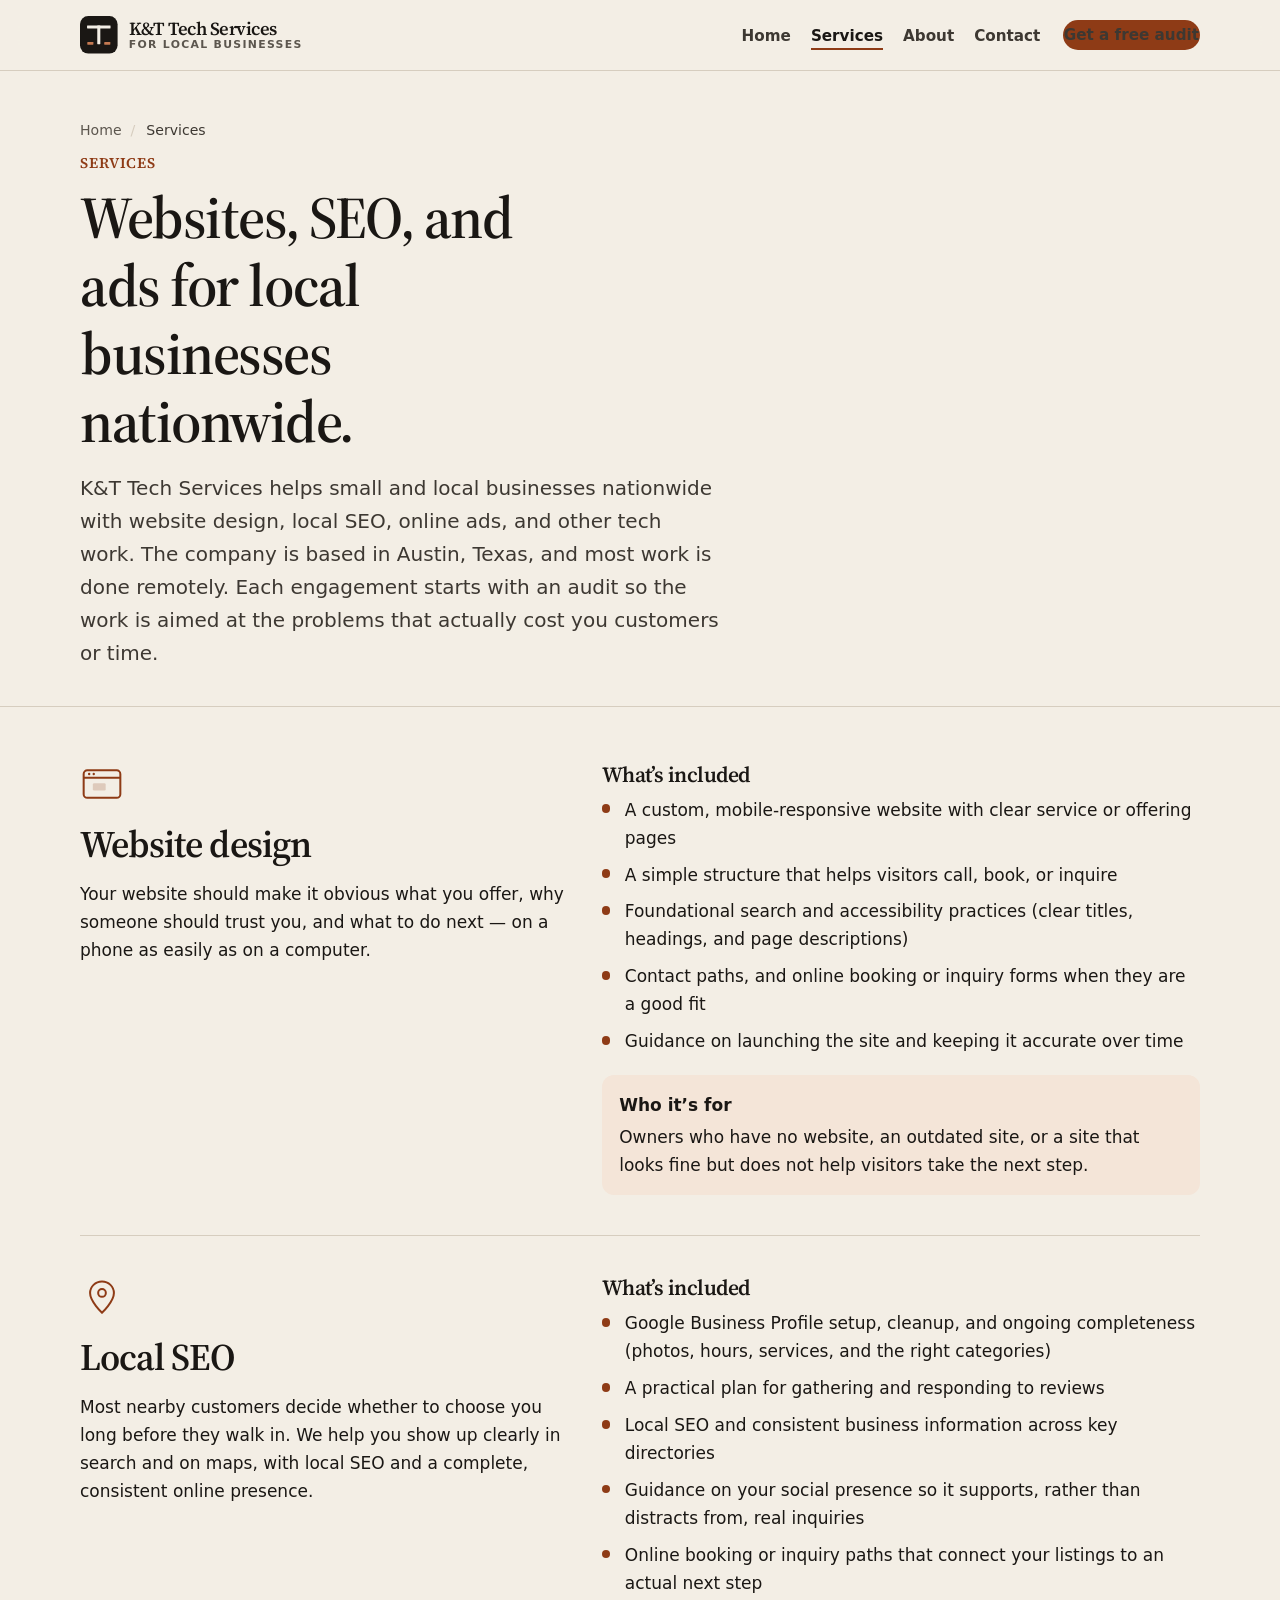
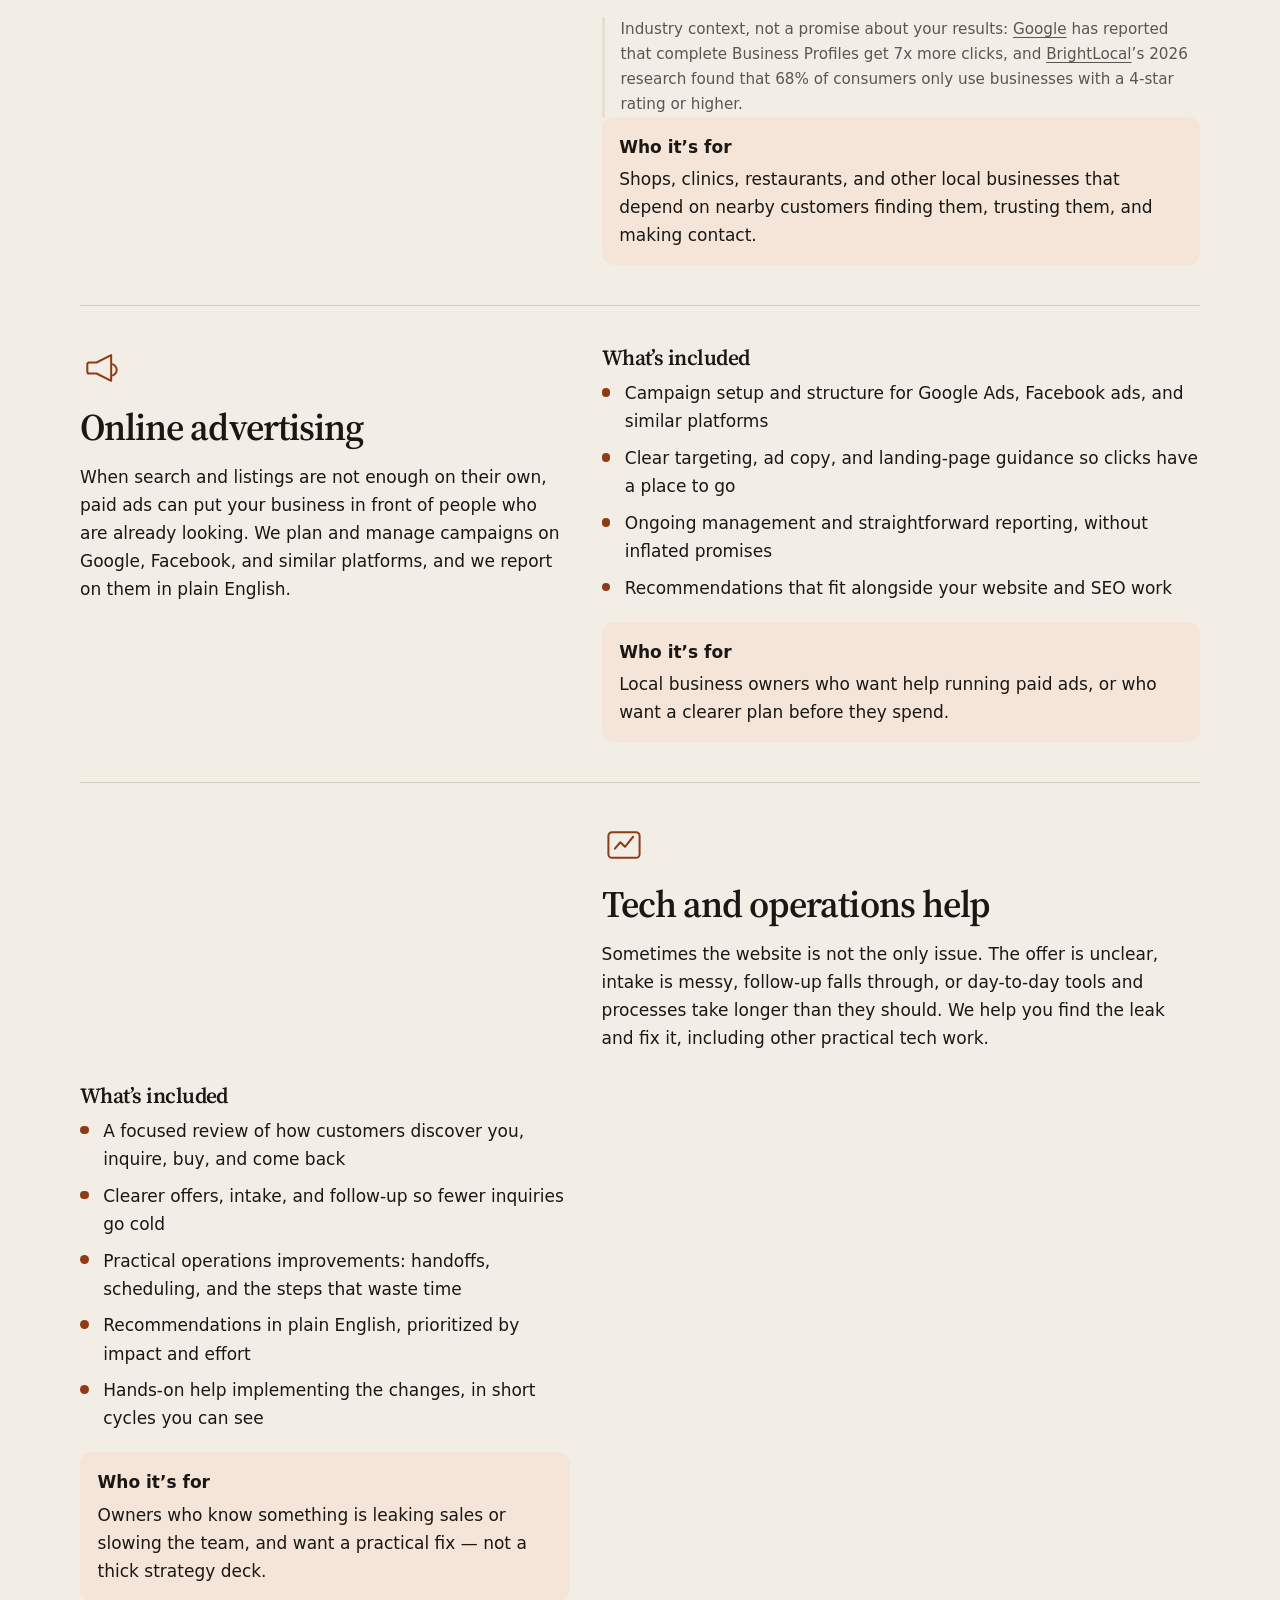
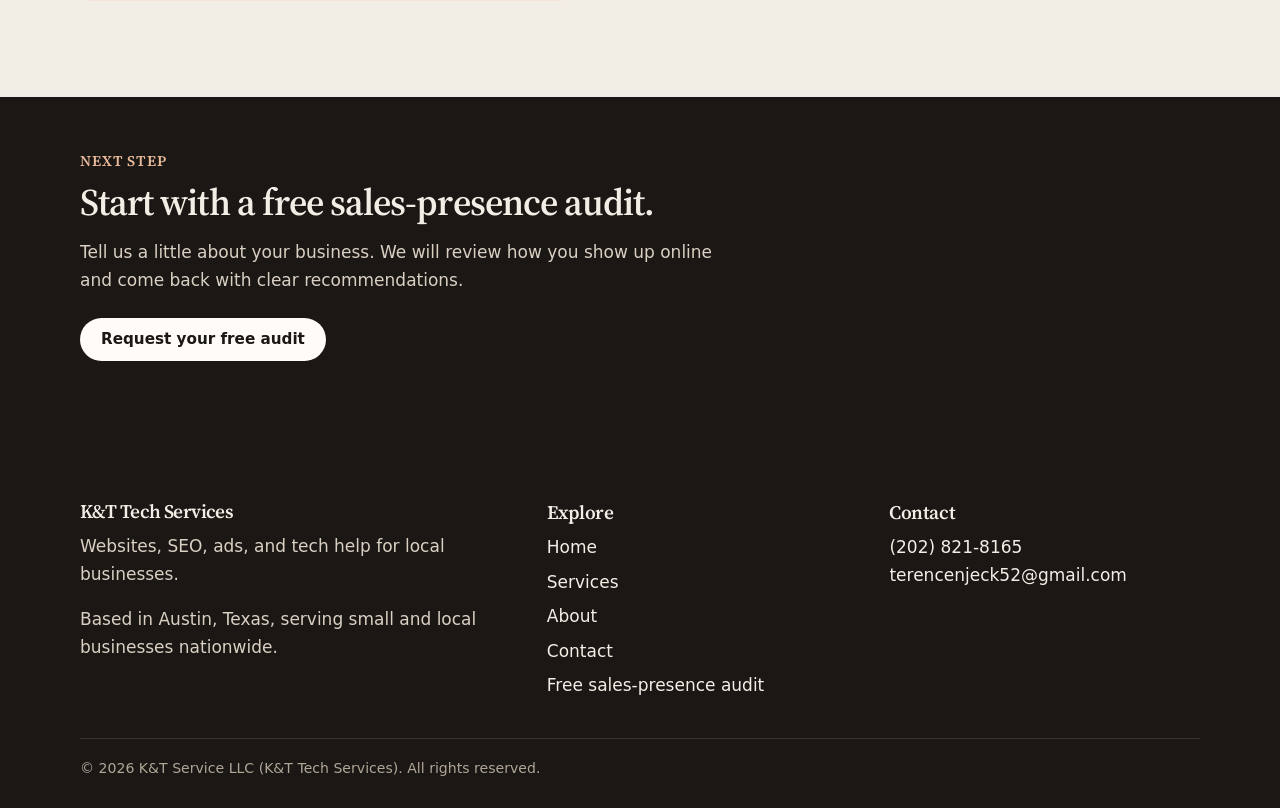
<file: services.html>
<!DOCTYPE html>
<html lang="en">
<head>
  <meta charset="utf-8">
  <meta name="viewport" content="width=device-width, initial-scale=1">
  <title>Website, SEO &amp; Ads Services | K&amp;T Tech Services</title>
  <meta name="description" content="Website design, local SEO, Google and Facebook ads, and tech help from K&amp;T Tech Services for small and local businesses nationwide.">
  <link rel="canonical" href="https://terencengoh.github.io/k-and-t-services/services.html">
  <meta name="theme-color" content="#f3eee5">
  <meta property="og:type" content="website">
  <meta property="og:site_name" content="K&amp;T Tech Services">
  <meta property="og:url" content="https://terencengoh.github.io/k-and-t-services/services.html">
  <meta property="og:locale" content="en_US">
  <meta property="og:title" content="Website, SEO &amp; Ads Services | K&amp;T Tech Services">
  <meta property="og:description" content="Website design, local SEO, Google and Facebook ads, and tech help from K&amp;T Tech Services for small and local businesses nationwide.">
  <meta name="twitter:card" content="summary">
  <meta name="twitter:title" content="Website, SEO &amp; Ads Services | K&amp;T Tech Services">
  <meta name="twitter:description" content="Website design, local SEO, Google and Facebook ads, and tech help from K&amp;T Tech Services for small and local businesses nationwide.">
  <link rel="icon" href="favicon.svg" type="image/svg+xml">
  <link rel="preconnect" href="https://fonts.googleapis.com">
  <link rel="preconnect" href="https://fonts.gstatic.com" crossorigin>
  <link href="https://fonts.googleapis.com/css2?family=Source+Serif+4:opsz,wght@8..60,500;8..60,600;8..60,700&display=swap" rel="stylesheet">
  <link rel="stylesheet" href="css/styles.css">
  <script type="application/ld+json">
{
  "@context": "https://schema.org",
  "@graph": [
    {
      "@type": "ProfessionalService",
      "@id": "https://terencengoh.github.io/k-and-t-services/#business",
      "name": "K&T Tech Services",
      "legalName": "K&T Service LLC",
      "alternateName": "K&T Services",
      "url": "https://terencengoh.github.io/k-and-t-services/",
      "description": "K&T Tech Services is a website design, SEO, ads, and tech services company for small and local businesses nationwide. The company is based in Austin, Texas, and builds local and business websites, manages SEO and online advertising, and helps with other tech work for businesses across the United States.",
      "telephone": "+1-202-821-8165",
      "email": "terencenjeck52@gmail.com",
      "image": "https://terencengoh.github.io/k-and-t-services/favicon.svg",
      "logo": {
        "@type": "ImageObject",
        "url": "https://terencengoh.github.io/k-and-t-services/favicon.svg"
      },
      "founder": {
        "@type": "Person",
        "name": "Terence Ngoh",
        "url": "https://terencengoh.github.io/k-and-t-services/about.html"
      },
      "serviceType": [
        "Website design",
        "Search engine optimization",
        "Local SEO",
        "Online advertising",
        "Technology consulting"
      ],
      "areaServed": {
        "@type": "Country",
        "name": "United States"
      },
      "sameAs": [
        "https://www.facebook.com/profile.php?id=61582597083300"
      ],
      "hasOfferCatalog": {
        "@type": "OfferCatalog",
        "name": "Services for local businesses",
        "itemListElement": [
          {
            "@type": "Offer",
            "itemOffered": {
              "@type": "Service",
              "name": "Website design",
              "description": "A clear, mobile-friendly website that explains what a business does, builds trust, and makes it easy to call, book, or inquire.",
              "url": "https://terencengoh.github.io/k-and-t-services/services.html#websites",
              "serviceType": "Website design",
              "provider": {
                "@id": "https://terencengoh.github.io/k-and-t-services/#business"
              }
            }
          },
          {
            "@type": "Offer",
            "itemOffered": {
              "@type": "Service",
              "name": "Local SEO",
              "description": "Google Business Profile, reviews, local search, consistent listings, and a stronger search presence so nearby customers can find and choose a business.",
              "url": "https://terencengoh.github.io/k-and-t-services/services.html#seo",
              "serviceType": "Local SEO",
              "provider": {
                "@id": "https://terencengoh.github.io/k-and-t-services/#business"
              }
            }
          },
          {
            "@type": "Offer",
            "itemOffered": {
              "@type": "Service",
              "name": "Online advertising",
              "description": "Planning and management of online ads on Google, Facebook, and similar platforms so local businesses can reach nearby customers.",
              "url": "https://terencengoh.github.io/k-and-t-services/services.html#ads",
              "serviceType": "Online advertising",
              "provider": {
                "@id": "https://terencengoh.github.io/k-and-t-services/#business"
              }
            }
          },
          {
            "@type": "Offer",
            "itemOffered": {
              "@type": "Service",
              "name": "Tech and operations help",
              "description": "Practical tech and operations help, including messy intake, unclear offers, broken follow-up, and day-to-day processes that slow a small business down.",
              "url": "https://terencengoh.github.io/k-and-t-services/services.html#tech",
              "serviceType": "Technology consulting",
              "provider": {
                "@id": "https://terencengoh.github.io/k-and-t-services/#business"
              }
            }
          },
          {
            "@type": "Offer",
            "itemOffered": {
              "@type": "Service",
              "name": "Free sales-presence audit",
              "description": "A review of how a business shows up online, with straightforward recommendations the owner can act on.",
              "url": "https://terencengoh.github.io/k-and-t-services/contact.html",
              "serviceType": "Business consultation",
              "provider": {
                "@id": "https://terencengoh.github.io/k-and-t-services/#business"
              }
            }
          }
        ]
      },
      "contactPoint": {
        "@type": "ContactPoint",
        "telephone": "+1-202-821-8165",
        "email": "terencenjeck52@gmail.com",
        "contactType": "customer support",
        "areaServed": "United States",
        "availableLanguage": "English"
      }
    },
    {
      "@type": "WebSite",
      "@id": "https://terencengoh.github.io/k-and-t-services/#website",
      "url": "https://terencengoh.github.io/k-and-t-services/",
      "name": "K&T Tech Services",
      "description": "Website design, SEO, online ads, and tech services for small and local businesses nationwide.",
      "publisher": {
        "@id": "https://terencengoh.github.io/k-and-t-services/#business"
      },
      "inLanguage": "en"
    },
    {
      "@type": "WebPage",
      "@id": "https://terencengoh.github.io/k-and-t-services/services.html#webpage",
      "url": "https://terencengoh.github.io/k-and-t-services/services.html",
      "name": "Website, SEO & Ads Services | K&T Tech Services",
      "description": "Website design, local SEO, Google and Facebook ads, and tech help from K&T Tech Services for small and local businesses nationwide.",
      "isPartOf": {
        "@id": "https://terencengoh.github.io/k-and-t-services/#website"
      },
      "about": {
        "@id": "https://terencengoh.github.io/k-and-t-services/#business"
      },
      "inLanguage": "en",
      "breadcrumb": {
        "@id": "https://terencengoh.github.io/k-and-t-services/services.html#breadcrumb"
      }
    },
    {
      "@type": "BreadcrumbList",
      "@id": "https://terencengoh.github.io/k-and-t-services/services.html#breadcrumb",
      "itemListElement": [
        {
          "@type": "ListItem",
          "position": 1,
          "name": "Home",
          "item": "https://terencengoh.github.io/k-and-t-services/"
        },
        {
          "@type": "ListItem",
          "position": 2,
          "name": "Services",
          "item": "https://terencengoh.github.io/k-and-t-services/services.html"
        }
      ]
    }
  ]
}
  </script>
</head>
<body>
  <a class="skip-link" href="#main">Skip to content</a>
  <header class="site-header">
    <div class="header-inner">
      <a class="logo" href="index.html">
        <svg class="logo-mark" viewBox="0 0 32 32" aria-hidden="true" focusable="false">
  <rect width="32" height="32" rx="7" fill="#1a1714"/>
  <rect x="6" y="8" width="20" height="2.6" rx="0.4" fill="#f3eee5"/>
  <rect x="14.7" y="8" width="2.6" height="16" rx="0.4" fill="#f3eee5"/>
  <rect x="6.2" y="22.2" width="5.2" height="2.2" rx="0.4" fill="#c57a52"/>
  <rect x="20.6" y="22.2" width="5.2" height="2.2" rx="0.4" fill="#c57a52"/>
</svg>
        <span class="wordmark">K&amp;T Tech Services<small>For local businesses</small></span>
      </a>
      <button class="nav-toggle" id="nav-toggle" type="button" aria-expanded="false" aria-controls="site-nav" aria-label="Open menu">
        <span class="nav-toggle-bars"></span>
      </button>
      <nav class="site-nav" id="site-nav" aria-label="Primary">
        <ul>
          <li><a href="index.html">Home</a></li>
          <li><a href="services.html" aria-current="page">Services</a></li>
          <li><a href="about.html">About</a></li>
          <li><a href="contact.html">Contact</a></li>
        </ul>
        <a class="btn header-cta" href="contact.html?service=audit">Get a free audit</a>
      </nav>
    </div>
  </header>
  <main id="main">
    <header class="page-hero">
      <div class="wrap">
        <nav class="breadcrumbs" aria-label="Breadcrumb">
          <ol>
            <li><a href="index.html">Home</a></li>
            <li><span aria-current="page">Services</span></li>
          </ol>
        </nav>
        <p class="section-kicker">Services</p>
        <h1>Websites, SEO, and ads for local businesses nationwide.</h1>
        <p class="lede">K&amp;T Tech Services helps small and local businesses nationwide with website design, local SEO, online ads, and other tech work. The company is based in Austin, Texas, and most work is done remotely. Each engagement starts with an audit so the work is aimed at the problems that actually cost you customers or time.</p>
      </div>
    </header>

    <div class="section">
      <div class="wrap">
        <article class="service-block" id="websites">
          <div>
            <svg class="card-icon" viewBox="0 0 48 48" aria-hidden="true" focusable="false">
  <rect x="4" y="8" width="40" height="30" rx="4" fill="none" stroke="currentColor" stroke-width="2.2"/>
  <path d="M4 16h40" fill="none" stroke="currentColor" stroke-width="2.2"/>
  <circle cx="10" cy="12" r="1.3" fill="currentColor"/>
  <circle cx="15" cy="12" r="1.3" fill="currentColor"/>
  <rect x="14" y="22" width="14" height="8" rx="1.5" fill="currentColor" opacity="0.2"/>
</svg>
            <h2>Website design</h2>
            <p>Your website should make it obvious what you offer, why someone should trust you, and what to do next — on a phone as easily as on a computer.</p>
          </div>
          <div>
            <h3>What’s included</h3>
            <ul class="include-list">
              <li>A custom, mobile-responsive website with clear service or offering pages</li>
              <li>A simple structure that helps visitors call, book, or inquire</li>
              <li>Foundational search and accessibility practices (clear titles, headings, and page descriptions)</li>
              <li>Contact paths, and online booking or inquiry forms when they are a good fit</li>
              <li>Guidance on launching the site and keeping it accurate over time</li>
            </ul>
            <div class="who-for">
              <strong>Who it’s for</strong>
              Owners who have no website, an outdated site, or a site that looks fine but does not help visitors take the next step.
            </div>
          </div>
        </article>

        <div id="local-growth"></div>
        <article class="service-block" id="seo">
          <div>
            <svg class="card-icon" viewBox="0 0 48 48" aria-hidden="true" focusable="false">
  <path d="M24 6c7.2 0 13 5.6 13 12.6 0 9.3-13 21.4-13 21.4S11 27.9 11 18.6C11 11.6 16.8 6 24 6z" fill="none" stroke="currentColor" stroke-width="2.2"/>
  <circle cx="24" cy="18.5" r="4.2" fill="none" stroke="currentColor" stroke-width="2.2"/>
</svg>
            <h2>Local SEO</h2>
            <p>Most nearby customers decide whether to choose you long before they walk in. We help you show up clearly in search and on maps, with local SEO and a complete, consistent online presence.</p>
          </div>
          <div>
            <h3>What’s included</h3>
            <ul class="include-list">
              <li>Google Business Profile setup, cleanup, and ongoing completeness (photos, hours, services, and the right categories)</li>
              <li>A practical plan for gathering and responding to reviews</li>
              <li>Local SEO and consistent business information across key directories</li>
              <li>Guidance on your social presence so it supports, rather than distracts from, real inquiries</li>
              <li>Online booking or inquiry paths that connect your listings to an actual next step</li>
            </ul>
            <p class="cite">Industry context, not a promise about your results: <a href="https://www.google.com/business/">Google</a> has reported that complete Business Profiles get 7x more clicks, and <a href="https://www.brightlocal.com/">BrightLocal</a>’s 2026 research found that 68% of consumers only use businesses with a 4-star rating or higher.</p>
            <div class="who-for">
              <strong>Who it’s for</strong>
              Shops, clinics, restaurants, and other local businesses that depend on nearby customers finding them, trusting them, and making contact.
            </div>
          </div>
        </article>

        
        <article class="service-block" id="ads">
          <div>
            <svg class="card-icon" viewBox="0 0 48 48" aria-hidden="true" focusable="false">
  <path d="M10 18h8l16-8v28L18 30h-8a2 2 0 0 1-2-2v-8a2 2 0 0 1 2-2z" fill="none" stroke="currentColor" stroke-width="2.2" stroke-linejoin="round"/>
  <path d="M36 20c2.4 1.2 4 3.4 4 6s-1.6 4.8-4 6" fill="none" stroke="currentColor" stroke-width="2.2" stroke-linecap="round"/>
</svg>
            <h2>Online advertising</h2>
            <p>When search and listings are not enough on their own, paid ads can put your business in front of people who are already looking. We plan and manage campaigns on Google, Facebook, and similar platforms, and we report on them in plain English.</p>
          </div>
          <div>
            <h3>What’s included</h3>
            <ul class="include-list">
              <li>Campaign setup and structure for Google Ads, Facebook ads, and similar platforms</li>
              <li>Clear targeting, ad copy, and landing-page guidance so clicks have a place to go</li>
              <li>Ongoing management and straightforward reporting, without inflated promises</li>
              <li>Recommendations that fit alongside your website and SEO work</li>
            </ul>
            <div class="who-for">
              <strong>Who it’s for</strong>
              Local business owners who want help running paid ads, or who want a clearer plan before they spend.
            </div>
          </div>
        </article>

        <article class="service-block" id="tech">
          <div id="problem-solving"></div>
          <div>
            <svg class="card-icon" viewBox="0 0 48 48" aria-hidden="true" focusable="false">
  <rect x="7" y="10" width="34" height="28" rx="4" fill="none" stroke="currentColor" stroke-width="2.2"/>
  <path d="M14 28l6-7 5 5 9-11" fill="none" stroke="currentColor" stroke-width="2.2" stroke-linecap="round" stroke-linejoin="round"/>
</svg>
            <h2>Tech and operations help</h2>
            <p>Sometimes the website is not the only issue. The offer is unclear, intake is messy, follow-up falls through, or day-to-day tools and processes take longer than they should. We help you find the leak and fix it, including other practical tech work.</p>
          </div>
          <div>
            <h3>What’s included</h3>
            <ul class="include-list">
              <li>A focused review of how customers discover you, inquire, buy, and come back</li>
              <li>Clearer offers, intake, and follow-up so fewer inquiries go cold</li>
              <li>Practical operations improvements: handoffs, scheduling, and the steps that waste time</li>
              <li>Recommendations in plain English, prioritized by impact and effort</li>
              <li>Hands-on help implementing the changes, in short cycles you can see</li>
            </ul>
            <div class="who-for">
              <strong>Who it’s for</strong>
              Owners who know something is leaking sales or slowing the team, and want a practical fix — not a thick strategy deck.
            </div>
          </div>
        </article>
      </div>
    </div>

    <section class="section band-ink" aria-labelledby="services-cta">
      <div class="wrap">
        <div class="section-head">
          <p class="section-kicker">Next step</p>
          <h2 id="services-cta">Start with a free sales-presence audit.</h2>
          <p>Tell us a little about your business. We will review how you show up online and come back with clear recommendations.</p>
          <div class="btn-row">
            <a class="btn btn-light" href="contact.html?service=audit">Request your free audit</a>
          </div>
        </div>
      </div>
    </section>
  </main>
  <footer class="site-footer">
    <div class="wrap footer-grid">
      <div>
        <p class="wordmark">K&amp;T Tech Services</p>
        <p>Websites, SEO, ads, and tech help for local businesses.</p>
        <p>Based in Austin, Texas, serving small and local businesses nationwide.</p>
      </div>
      <nav class="footer-nav" aria-label="Footer">
        <h2>Explore</h2>
        <ul>
          <li><a href="index.html">Home</a></li>
          <li><a href="services.html">Services</a></li>
          <li><a href="about.html">About</a></li>
          <li><a href="contact.html">Contact</a></li>
          <li><a href="contact.html?service=audit">Free sales-presence audit</a></li>
        </ul>
      </nav>
      <div class="footer-contact">
        <h2>Contact</h2>
        <p><a href="tel:+12028218165">(202) 821-8165</a></p>
        <p><a href="mailto:terencenjeck52@gmail.com">terencenjeck52@gmail.com</a></p>
      </div>
    </div>
    <div class="wrap footer-meta">
      <p>&copy; <span data-year>2026</span> K&amp;T Service LLC (K&amp;T Tech Services). All rights reserved.</p>
    </div>
  </footer>
  <script src="js/main.js" defer></script>
</body>
</html>
</file>
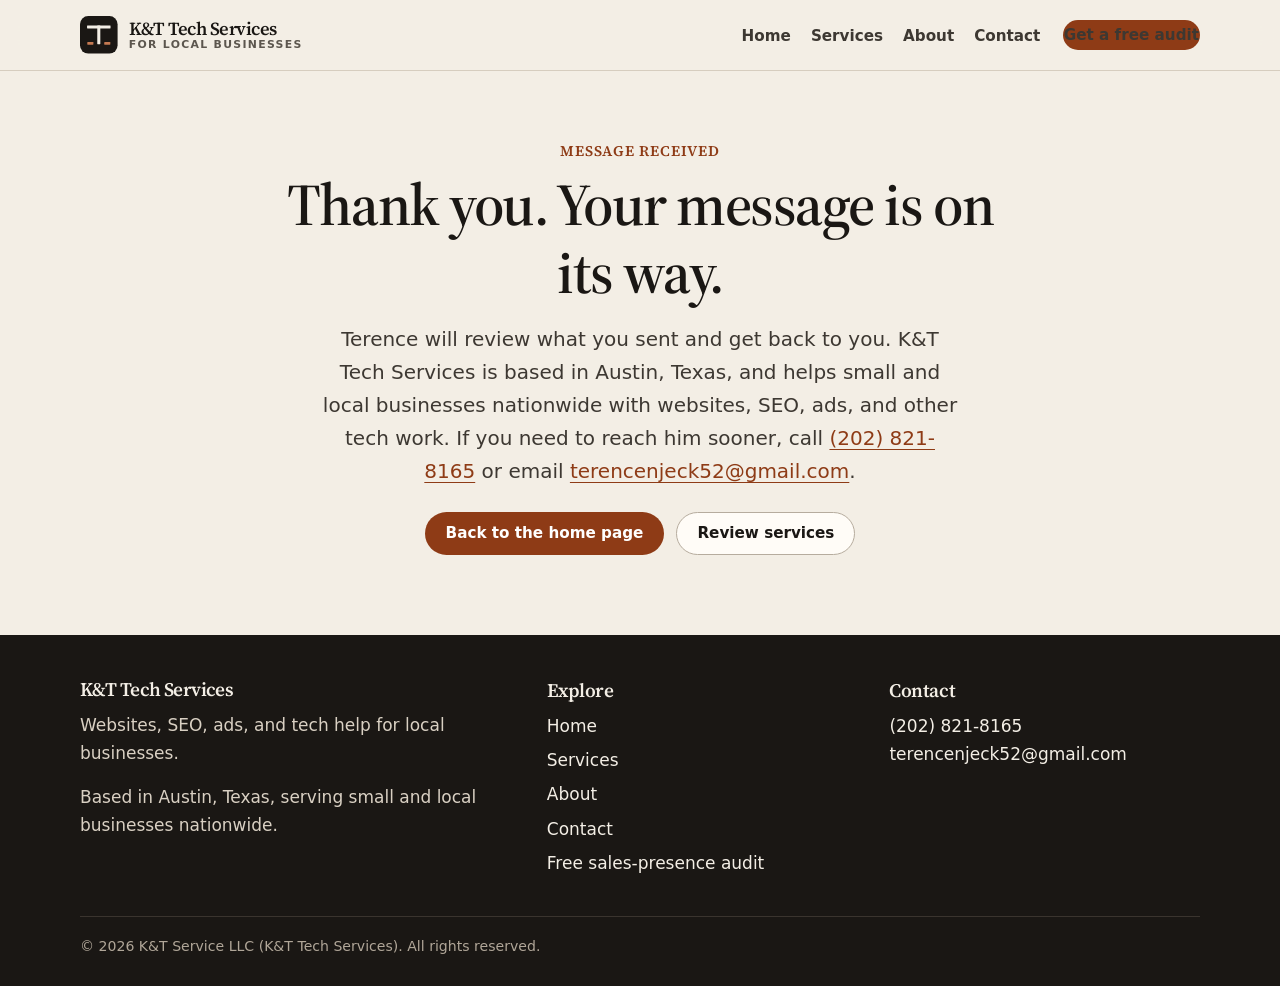
<file: thank-you.html>
<!DOCTYPE html>
<html lang="en">
<head>
  <meta charset="utf-8">
  <meta name="viewport" content="width=device-width, initial-scale=1">
  <title>Thank you | K&amp;T Tech Services</title>
  <meta name="description" content="Thanks for contacting K&amp;T Tech Services. Terence will reply about websites, SEO, ads, or other tech help.">
  <meta name="robots" content="noindex, follow">
  <link rel="canonical" href="https://terencengoh.github.io/k-and-t-services/thank-you.html">
  <meta name="theme-color" content="#f3eee5">
  <meta property="og:type" content="website">
  <meta property="og:site_name" content="K&amp;T Tech Services">
  <meta property="og:url" content="https://terencengoh.github.io/k-and-t-services/thank-you.html">
  <meta property="og:locale" content="en_US">
  <meta property="og:title" content="Thank you | K&amp;T Tech Services">
  <meta property="og:description" content="Thanks for contacting K&amp;T Tech Services. Terence will reply about websites, SEO, ads, or other tech help.">
  <meta name="twitter:card" content="summary">
  <meta name="twitter:title" content="Thank you | K&amp;T Tech Services">
  <meta name="twitter:description" content="Thanks for contacting K&amp;T Tech Services. Terence will reply about websites, SEO, ads, or other tech help.">
  <link rel="icon" href="favicon.svg" type="image/svg+xml">
  <link rel="preconnect" href="https://fonts.googleapis.com">
  <link rel="preconnect" href="https://fonts.gstatic.com" crossorigin>
  <link href="https://fonts.googleapis.com/css2?family=Source+Serif+4:opsz,wght@8..60,500;8..60,600;8..60,700&display=swap" rel="stylesheet">
  <link rel="stylesheet" href="css/styles.css">
  <script type="application/ld+json">
{
  "@context": "https://schema.org",
  "@graph": [
    {
      "@type": "ProfessionalService",
      "@id": "https://terencengoh.github.io/k-and-t-services/#business",
      "name": "K&T Tech Services",
      "legalName": "K&T Service LLC",
      "alternateName": "K&T Services",
      "url": "https://terencengoh.github.io/k-and-t-services/",
      "description": "K&T Tech Services is a website design, SEO, ads, and tech services company for small and local businesses nationwide. The company is based in Austin, Texas, and builds local and business websites, manages SEO and online advertising, and helps with other tech work for businesses across the United States.",
      "telephone": "+1-202-821-8165",
      "email": "terencenjeck52@gmail.com",
      "image": "https://terencengoh.github.io/k-and-t-services/favicon.svg",
      "logo": {
        "@type": "ImageObject",
        "url": "https://terencengoh.github.io/k-and-t-services/favicon.svg"
      },
      "founder": {
        "@type": "Person",
        "name": "Terence Ngoh",
        "url": "https://terencengoh.github.io/k-and-t-services/about.html"
      },
      "serviceType": [
        "Website design",
        "Search engine optimization",
        "Local SEO",
        "Online advertising",
        "Technology consulting"
      ],
      "areaServed": {
        "@type": "Country",
        "name": "United States"
      },
      "sameAs": [
        "https://www.facebook.com/profile.php?id=61582597083300"
      ],
      "hasOfferCatalog": {
        "@type": "OfferCatalog",
        "name": "Services for local businesses",
        "itemListElement": [
          {
            "@type": "Offer",
            "itemOffered": {
              "@type": "Service",
              "name": "Website design",
              "description": "A clear, mobile-friendly website that explains what a business does, builds trust, and makes it easy to call, book, or inquire.",
              "url": "https://terencengoh.github.io/k-and-t-services/services.html#websites",
              "serviceType": "Website design",
              "provider": {
                "@id": "https://terencengoh.github.io/k-and-t-services/#business"
              }
            }
          },
          {
            "@type": "Offer",
            "itemOffered": {
              "@type": "Service",
              "name": "Local SEO",
              "description": "Google Business Profile, reviews, local search, consistent listings, and a stronger search presence so nearby customers can find and choose a business.",
              "url": "https://terencengoh.github.io/k-and-t-services/services.html#seo",
              "serviceType": "Local SEO",
              "provider": {
                "@id": "https://terencengoh.github.io/k-and-t-services/#business"
              }
            }
          },
          {
            "@type": "Offer",
            "itemOffered": {
              "@type": "Service",
              "name": "Online advertising",
              "description": "Planning and management of online ads on Google, Facebook, and similar platforms so local businesses can reach nearby customers.",
              "url": "https://terencengoh.github.io/k-and-t-services/services.html#ads",
              "serviceType": "Online advertising",
              "provider": {
                "@id": "https://terencengoh.github.io/k-and-t-services/#business"
              }
            }
          },
          {
            "@type": "Offer",
            "itemOffered": {
              "@type": "Service",
              "name": "Tech and operations help",
              "description": "Practical tech and operations help, including messy intake, unclear offers, broken follow-up, and day-to-day processes that slow a small business down.",
              "url": "https://terencengoh.github.io/k-and-t-services/services.html#tech",
              "serviceType": "Technology consulting",
              "provider": {
                "@id": "https://terencengoh.github.io/k-and-t-services/#business"
              }
            }
          },
          {
            "@type": "Offer",
            "itemOffered": {
              "@type": "Service",
              "name": "Free sales-presence audit",
              "description": "A review of how a business shows up online, with straightforward recommendations the owner can act on.",
              "url": "https://terencengoh.github.io/k-and-t-services/contact.html",
              "serviceType": "Business consultation",
              "provider": {
                "@id": "https://terencengoh.github.io/k-and-t-services/#business"
              }
            }
          }
        ]
      },
      "contactPoint": {
        "@type": "ContactPoint",
        "telephone": "+1-202-821-8165",
        "email": "terencenjeck52@gmail.com",
        "contactType": "customer support",
        "areaServed": "United States",
        "availableLanguage": "English"
      }
    },
    {
      "@type": "WebSite",
      "@id": "https://terencengoh.github.io/k-and-t-services/#website",
      "url": "https://terencengoh.github.io/k-and-t-services/",
      "name": "K&T Tech Services",
      "description": "Website design, SEO, online ads, and tech services for small and local businesses nationwide.",
      "publisher": {
        "@id": "https://terencengoh.github.io/k-and-t-services/#business"
      },
      "inLanguage": "en"
    },
    {
      "@type": "WebPage",
      "@id": "https://terencengoh.github.io/k-and-t-services/thank-you.html#webpage",
      "url": "https://terencengoh.github.io/k-and-t-services/thank-you.html",
      "name": "Thank you | K&T Tech Services",
      "description": "Thanks for contacting K&T Tech Services. Terence will reply about websites, SEO, ads, or other tech help.",
      "isPartOf": {
        "@id": "https://terencengoh.github.io/k-and-t-services/#website"
      },
      "about": {
        "@id": "https://terencengoh.github.io/k-and-t-services/#business"
      },
      "inLanguage": "en"
    }
  ]
}
  </script>
</head>
<body>
  <a class="skip-link" href="#main">Skip to content</a>
  <header class="site-header">
    <div class="header-inner">
      <a class="logo" href="index.html">
        <svg class="logo-mark" viewBox="0 0 32 32" aria-hidden="true" focusable="false">
  <rect width="32" height="32" rx="7" fill="#1a1714"/>
  <rect x="6" y="8" width="20" height="2.6" rx="0.4" fill="#f3eee5"/>
  <rect x="14.7" y="8" width="2.6" height="16" rx="0.4" fill="#f3eee5"/>
  <rect x="6.2" y="22.2" width="5.2" height="2.2" rx="0.4" fill="#c57a52"/>
  <rect x="20.6" y="22.2" width="5.2" height="2.2" rx="0.4" fill="#c57a52"/>
</svg>
        <span class="wordmark">K&amp;T Tech Services<small>For local businesses</small></span>
      </a>
      <button class="nav-toggle" id="nav-toggle" type="button" aria-expanded="false" aria-controls="site-nav" aria-label="Open menu">
        <span class="nav-toggle-bars"></span>
      </button>
      <nav class="site-nav" id="site-nav" aria-label="Primary">
        <ul>
          <li><a href="index.html">Home</a></li>
          <li><a href="services.html">Services</a></li>
          <li><a href="about.html">About</a></li>
          <li><a href="contact.html">Contact</a></li>
        </ul>
        <a class="btn header-cta" href="contact.html?service=audit">Get a free audit</a>
      </nav>
    </div>
  </header>
  <main id="main">
    <section class="thanks wrap-narrow">
      <p class="section-kicker">Message received</p>
      <h1>Thank you. Your message is on its way.</h1>
      <p class="lede">Terence will review what you sent and get back to you. K&amp;T Tech Services is based in Austin, Texas, and helps small and local businesses nationwide with websites, SEO, ads, and other tech work. If you need to reach him sooner, call <a href="tel:+12028218165">(202) 821-8165</a> or email <a href="mailto:terencenjeck52@gmail.com">terencenjeck52@gmail.com</a>.</p>
      <div class="btn-row" style="justify-content:center">
        <a class="btn btn-primary" href="index.html">Back to the home page</a>
        <a class="btn btn-secondary" href="services.html">Review services</a>
      </div>
    </section>
  </main>
  <footer class="site-footer">
    <div class="wrap footer-grid">
      <div>
        <p class="wordmark">K&amp;T Tech Services</p>
        <p>Websites, SEO, ads, and tech help for local businesses.</p>
        <p>Based in Austin, Texas, serving small and local businesses nationwide.</p>
      </div>
      <nav class="footer-nav" aria-label="Footer">
        <h2>Explore</h2>
        <ul>
          <li><a href="index.html">Home</a></li>
          <li><a href="services.html">Services</a></li>
          <li><a href="about.html">About</a></li>
          <li><a href="contact.html">Contact</a></li>
          <li><a href="contact.html?service=audit">Free sales-presence audit</a></li>
        </ul>
      </nav>
      <div class="footer-contact">
        <h2>Contact</h2>
        <p><a href="tel:+12028218165">(202) 821-8165</a></p>
        <p><a href="mailto:terencenjeck52@gmail.com">terencenjeck52@gmail.com</a></p>
      </div>
    </div>
    <div class="wrap footer-meta">
      <p>&copy; <span data-year>2026</span> K&amp;T Service LLC (K&amp;T Tech Services). All rights reserved.</p>
    </div>
  </footer>
  <script src="js/main.js" defer></script>
</body>
</html>
</file>
<file: css/styles.css>
/* K&T Tech Services — shared styles */
:root {
  --ink: #1a1714;
  --ink-soft: #3d3832;
  --muted: #5c564e;
  --cream: #f3eee5;
  --paper: #fffcf7;
  --sand: #e7dfd2;
  --line: #d6cdbf;
  --accent: #8e3b16;
  --accent-hover: #6f2c10;
  --accent-soft: #f4e5d8;
  --forest: #2c4a45;
  --forest-soft: #dce7e4;
  --focus: #8e3b16;
  --danger: #8a1c1c;
  --shadow: 0 16px 40px rgba(26, 23, 20, 0.08);
  --shadow-soft: 0 8px 24px rgba(26, 23, 20, 0.06);
  --radius: 1rem;
  --radius-sm: 0.75rem;
  --header-h: 4.35rem;
  --max: 70rem;
  --narrow: 46rem;
  --font-serif: "Source Serif 4", Georgia, "Times New Roman", serif;
  --font-sans: "Segoe UI", system-ui, -apple-system, "Helvetica Neue", Helvetica, Arial, sans-serif;
  --space: 1.25rem;
}

*,
*::before,
*::after {
  box-sizing: border-box;
}

html {
  scroll-behavior: smooth;
}

html:focus-within {
  scroll-behavior: smooth;
}

body {
  margin: 0;
  background: var(--cream);
  color: var(--ink);
  font-family: var(--font-sans);
  font-size: 1.0625rem;
  line-height: 1.65;
  min-height: 100vh;
  display: flex;
  flex-direction: column;
}

img,
svg {
  max-width: 100%;
  display: block;
}

a {
  color: var(--accent);
  text-decoration-thickness: 1px;
  text-underline-offset: 0.18em;
}

a:hover {
  color: var(--accent-hover);
}

:focus-visible {
  outline: 2px solid var(--focus);
  outline-offset: 3px;
}

.skip-link {
  position: absolute;
  left: 1rem;
  top: -4rem;
  z-index: 200;
  background: var(--ink);
  color: var(--paper);
  padding: 0.6rem 1rem;
  border-radius: 0.4rem;
  text-decoration: none;
}

.skip-link:focus {
  top: 0.75rem;
}

h1,
h2,
h3,
h4,
.wordmark,
.step-num,
.hero-kicker,
.section-kicker {
  font-family: var(--font-serif);
  font-weight: 600;
  letter-spacing: -0.025em;
  line-height: 1.15;
  color: var(--ink);
}

h1 {
  font-size: clamp(2.15rem, 5.4vw, 3.7rem);
  margin: 0 0 1rem;
}

h2 {
  font-size: clamp(1.7rem, 3.2vw, 2.35rem);
  margin: 0 0 0.85rem;
}

h3 {
  font-size: 1.35rem;
  margin: 0 0 0.5rem;
}

p {
  margin: 0 0 1rem;
}

p:last-child {
  margin-bottom: 0;
}

.lede {
  font-size: clamp(1.1rem, 2vw, 1.25rem);
  color: var(--ink-soft);
  max-width: 40rem;
}

.muted {
  color: var(--muted);
}

.section-kicker,
.hero-kicker {
  display: block;
  font-size: 0.92rem;
  font-weight: 600;
  letter-spacing: 0.06em;
  text-transform: uppercase;
  color: var(--accent);
  margin-bottom: 0.7rem;
}

.wrap {
  width: min(calc(100% - 2rem), var(--max));
  margin-inline: auto;
}

.wrap-narrow {
  width: min(calc(100% - 2rem), var(--narrow));
  margin-inline: auto;
}

/* Header */
.site-header {
  position: sticky;
  top: 0;
  z-index: 100;
  background: color-mix(in srgb, var(--cream) 88%, transparent);
  backdrop-filter: blur(14px);
  -webkit-backdrop-filter: blur(14px);
  border-bottom: 1px solid var(--line);
}

.header-inner {
  width: min(calc(100% - 2rem), var(--max));
  margin-inline: auto;
  min-height: var(--header-h);
  display: flex;
  align-items: center;
  justify-content: space-between;
  gap: 1rem;
}

.logo {
  display: flex;
  align-items: center;
  gap: 0.7rem;
  text-decoration: none;
  color: var(--ink);
  flex-shrink: 0;
}

.logo:hover {
  color: var(--ink);
}

.logo-mark {
  width: 2.35rem;
  height: 2.35rem;
  flex-shrink: 0;
}

.wordmark {
  font-size: 1.15rem;
  letter-spacing: -0.03em;
  font-weight: 600;
  line-height: 1.1;
}

.wordmark small {
  display: block;
  font-family: var(--font-sans);
  font-size: 0.68rem;
  font-weight: 600;
  letter-spacing: 0.12em;
  text-transform: uppercase;
  color: var(--muted);
}

.nav-toggle {
  display: none;
  width: 2.75rem;
  height: 2.75rem;
  border: 1px solid var(--line);
  background: var(--paper);
  border-radius: 0.55rem;
  cursor: pointer;
  align-items: center;
  justify-content: center;
  padding: 0;
}

.nav-toggle-bars {
  display: block;
  width: 1.15rem;
  height: 2px;
  background: var(--ink);
  position: relative;
  border: 0;
}

.nav-toggle-bars::before,
.nav-toggle-bars::after {
  content: "";
  position: absolute;
  left: 0;
  width: 1.15rem;
  height: 2px;
  background: var(--ink);
}

.nav-toggle-bars::before {
  top: -6px;
}

.nav-toggle-bars::after {
  top: 6px;
}

.nav-toggle[aria-expanded="true"] .nav-toggle-bars {
  background: transparent;
}

.nav-toggle[aria-expanded="true"] .nav-toggle-bars::before {
  top: 0;
  transform: rotate(45deg);
}

.nav-toggle[aria-expanded="true"] .nav-toggle-bars::after {
  top: 0;
  transform: rotate(-45deg);
}

.site-nav {
  display: flex;
  align-items: center;
  gap: 0.35rem 1.4rem;
}

.site-nav ul {
  display: flex;
  gap: 0.2rem 1.25rem;
  list-style: none;
  margin: 0;
  padding: 0;
}

.site-nav a {
  color: var(--ink-soft);
  text-decoration: none;
  font-weight: 600;
  font-size: 0.95rem;
  padding: 0.3rem 0;
}

.site-nav a:hover,
.site-nav a[aria-current="page"] {
  color: var(--ink);
}

.site-nav a[aria-current="page"] {
  box-shadow: inset 0 -2px 0 var(--accent);
}

.btn {
  display: inline-flex;
  align-items: center;
  justify-content: center;
  gap: 0.45rem;
  border: 1px solid transparent;
  border-radius: 999px;
  padding: 0.72rem 1.25rem;
  font: inherit;
  font-size: 0.95rem;
  font-weight: 650;
  line-height: 1.2;
  text-decoration: none;
  cursor: pointer;
  transition: background-color 0.15s ease, color 0.15s ease, border-color 0.15s ease, transform 0.15s ease;
}

.btn:hover {
  text-decoration: none;
}

.btn-primary,
.header-cta {
  background: var(--accent);
  color: #fff;
}

.btn-primary:hover,
.header-cta:hover {
  background: var(--accent-hover);
  color: #fff;
}

.btn-secondary {
  background: var(--paper);
  color: var(--ink);
  border-color: #b6ac9e;
}

.btn-secondary:hover {
  background: #fff;
  color: var(--ink);
  border-color: var(--ink);
}

.btn-ghost {
  background: transparent;
  color: #f3eee5;
  border-color: #9a9186;
}

.btn-ghost:hover {
  background: rgba(255, 252, 247, 0.1);
  color: #fff;
  border-color: #f3eee5;
}

.btn-light {
  background: var(--paper);
  color: var(--ink);
}

.btn-light:hover {
  background: #fff;
  color: var(--ink);
}

.btn-row {
  display: flex;
  flex-wrap: wrap;
  gap: 0.75rem;
  margin-top: 1.5rem;
}

/* Hero and page headers */
main {
  flex: 1;
}

.hero {
  padding: 3.25rem 0 3.5rem;
}

.hero-grid {
  display: grid;
  grid-template-columns: minmax(0, 1.15fr) minmax(0, 0.85fr);
  gap: 2.5rem;
  align-items: center;
}

.hero-art {
  background: var(--paper);
  border: 1px solid var(--line);
  border-radius: calc(var(--radius) + 0.25rem);
  padding: 1.25rem 1.1rem 1rem;
  box-shadow: var(--shadow);
}

.hero-art svg {
  width: 100%;
  height: auto;
}

.page-hero {
  padding: 3rem 0 2.25rem;
  border-bottom: 1px solid var(--line);
}

.page-hero h1 {
  max-width: 18ch;
}

/* Sections */
.section {
  padding: 3.5rem 0;
}

.section-head {
  max-width: 40rem;
  margin-bottom: 2rem;
}

.band {
  background: var(--paper);
  border-block: 1px solid var(--line);
}

.band-ink {
  background: var(--ink);
  color: #f3eee5;
  border: 0;
  padding-bottom: 4rem;
}

.band-ink h2,
.band-ink .section-kicker {
  color: #f3eee5;
}

.band-ink .section-kicker {
  color: #e8b89a;
}

.band-ink .muted,
.band-ink p {
  color: #d9d0c3;
}

/* Cards and grids */
.card-grid {
  display: grid;
  grid-template-columns: repeat(2, minmax(0, 1fr));
  gap: 1.15rem;
}

.card {
  background: var(--paper);
  border: 1px solid var(--line);
  border-radius: var(--radius);
  padding: 1.4rem 1.3rem 1.35rem;
  box-shadow: var(--shadow-soft);
  height: 100%;
  display: flex;
  flex-direction: column;
}

.band .card {
  background: var(--cream);
}

.card-icon {
  width: 2.75rem;
  height: 2.75rem;
  margin-bottom: 1rem;
  color: var(--accent);
}

.card a.card-link {
  margin-top: auto;
  padding-top: 1rem;
  font-weight: 650;
  color: var(--accent);
  text-decoration: none;
}

.card a.card-link:hover {
  color: var(--accent-hover);
  text-decoration: underline;
}

.steps {
  display: grid;
  grid-template-columns: repeat(3, minmax(0, 1fr));
  gap: 1.15rem;
  counter-reset: step;
}

.step {
  padding: 0.25rem 0.15rem 0.5rem;
}

.step-num {
  display: block;
  font-size: 2rem;
  color: var(--accent);
  margin-bottom: 0.5rem;
}

.cite {
  font-size: 0.95rem;
  color: var(--muted);
  border-left: 3px solid var(--sand);
  padding-left: 1rem;
  margin: 1.25rem 0 0;
}

.cite a {
  color: inherit;
}

/* Service detail blocks */
.service-block {
  display: grid;
  grid-template-columns: minmax(0, 0.9fr) minmax(0, 1.1fr);
  gap: 2rem;
  padding: 2.5rem 0;
  border-top: 1px solid var(--line);
  align-items: start;
}

.service-block:first-of-type {
  border-top: 0;
  padding-top: 0;
}

.include-list,
.check-list {
  list-style: none;
  margin: 0 0 1.25rem;
  padding: 0;
}

.include-list li,
.check-list li {
  position: relative;
  padding-left: 1.45rem;
  margin: 0 0 0.55rem;
}

.include-list li::before,
.check-list li::before {
  content: "";
  position: absolute;
  left: 0;
  top: 0.55rem;
  width: 0.55rem;
  height: 0.55rem;
  border-radius: 50%;
  background: var(--accent);
}

.who-for {
  background: var(--accent-soft);
  border-radius: var(--radius-sm);
  padding: 1rem 1.1rem;
}

.who-for strong {
  display: block;
  margin-bottom: 0.25rem;
}

/* About */
.approach-grid {
  display: grid;
  grid-template-columns: repeat(2, minmax(0, 1fr));
  gap: 1.15rem;
}

.approach-item {
  background: var(--paper);
  border: 1px solid var(--line);
  border-radius: var(--radius);
  padding: 1.25rem 1.2rem;
}

/* Contact */
.contact-grid {
  display: grid;
  grid-template-columns: minmax(0, 0.85fr) minmax(0, 1.15fr);
  gap: 2rem;
  align-items: start;
}

.contact-details {
  background: var(--paper);
  border: 1px solid var(--line);
  border-radius: var(--radius);
  padding: 1.4rem 1.3rem;
}

.contact-details dl {
  margin: 0;
}

.contact-details dt {
  font-size: 0.78rem;
  font-weight: 700;
  letter-spacing: 0.08em;
  text-transform: uppercase;
  color: var(--muted);
  margin: 1rem 0 0.2rem;
}

.contact-details dt:first-child {
  margin-top: 0;
}

.contact-details dd {
  margin: 0;
}

.contact-details a {
  color: var(--ink);
  font-weight: 650;
  text-decoration: none;
}

.contact-details a:hover {
  color: var(--accent);
  text-decoration: underline;
}

.form-card {
  background: var(--paper);
  border: 1px solid var(--line);
  border-radius: var(--radius);
  padding: 1.5rem 1.35rem 1.4rem;
  box-shadow: var(--shadow-soft);
}

.form-row {
  margin-bottom: 1rem;
}

.form-row label,
.form-row .label {
  display: block;
  font-weight: 650;
  font-size: 0.92rem;
  margin-bottom: 0.35rem;
}

.req {
  color: var(--accent);
}

input[type="text"],
input[type="email"],
input[type="tel"],
select,
textarea {
  width: 100%;
  font: inherit;
  color: var(--ink);
  background: var(--cream);
  border: 1px solid var(--line);
  border-radius: 0.65rem;
  padding: 0.7rem 0.8rem;
}

input:hover,
select:hover,
textarea:hover {
  border-color: #c4b9a8;
}

input:focus,
select:focus,
textarea:focus {
  outline: 2px solid var(--focus);
  outline-offset: 1px;
  border-color: var(--accent);
  background: #fff;
}

textarea {
  min-height: 8.5rem;
  resize: vertical;
}

.honeypot {
  position: absolute;
  left: -10000px;
  width: 1px;
  height: 1px;
  overflow: hidden;
}

.form-note {
  font-size: 0.9rem;
  color: var(--muted);
  margin: 0.85rem 0 0;
}

.form-status[hidden] {
  display: none;
}

.form-status {
  margin: 0 0 1rem;
  padding: 0.75rem 0.9rem;
  border-radius: 0.65rem;
  background: var(--forest-soft);
  color: var(--forest);
  font-weight: 600;
}

/* Thank-you */
.thanks {
  padding: 4.5rem 0 5rem;
  text-align: center;
}

.thanks h1 {
  max-width: none;
}

.thanks p {
  margin-inline: auto;
}

/* Footer */
.site-footer {
  background: var(--ink);
  color: #d9d0c3;
  padding: 2.75rem 0 1.75rem;
  margin-top: auto;
}

.footer-grid {
  display: grid;
  grid-template-columns: 1.4fr 1fr 1fr;
  gap: 2rem;
}

.site-footer .wordmark,
.site-footer h2 {
  color: #f3eee5;
  font-size: 1.2rem;
  margin: 0 0 0.65rem;
}

.site-footer a {
  color: #f3eee5;
  text-decoration: none;
}

.site-footer a:hover {
  color: #e8b89a;
  text-decoration: underline;
}

.footer-nav ul,
.footer-contact p {
  list-style: none;
  margin: 0;
  padding: 0;
}

.footer-nav li {
  margin: 0 0 0.4rem;
}

.footer-meta {
  margin-top: 2rem;
  padding-top: 1.15rem;
  border-top: 1px solid #3a342e;
  font-size: 0.88rem;
  color: #b0a698;
}

/* Utilities */
.visually-hidden {
  position: absolute;
  width: 1px;
  height: 1px;
  padding: 0;
  margin: -1px;
  overflow: hidden;
  clip: rect(0, 0, 0, 0);
  white-space: nowrap;
  border: 0;
}


.breadcrumbs ol {
  list-style: none;
  display: flex;
  flex-wrap: wrap;
  gap: 0.25rem 0.15rem;
  margin: 0 0 0.85rem;
  padding: 0;
  font-size: 0.88rem;
  color: var(--muted);
}

.breadcrumbs li {
  display: flex;
  align-items: center;
}

.breadcrumbs li:not(:last-child)::after {
  content: "/";
  margin: 0 0.55rem;
  color: var(--line);
}

.breadcrumbs a {
  color: var(--muted);
  text-decoration: none;
}

.breadcrumbs a:hover {
  color: var(--accent);
}

.breadcrumbs [aria-current="page"] {
  color: var(--ink-soft);
}

.faq-list {
  display: grid;
  gap: 0.75rem;
  max-width: 46rem;
}

.faq-list details {
  background: var(--paper);
  border: 1px solid var(--line);
  border-radius: var(--radius-sm);
  padding: 0.85rem 1.15rem;
}

.faq-list summary {
  cursor: pointer;
  font-weight: 650;
  color: var(--ink);
}

.faq-list details p {
  margin: 0.75rem 0 0.15rem;
  color: var(--ink-soft);
}

@media (max-width: 600px) {
  .card-grid {
    grid-template-columns: 1fr;
  }
}

/* Responsive */
@media (max-width: 900px) {
  .hero-grid,
  .steps,
  .service-block,
  .contact-grid,
  .approach-grid,
  .footer-grid {
    grid-template-columns: 1fr;
  }

  .hero {
    padding-top: 2.25rem;
  }

  .hero-art {
    order: -1;
    max-width: 28rem;
  }

  .service-block {
    gap: 1.15rem;
    padding: 2rem 0;
  }
}

@media (max-width: 760px) {
  .nav-toggle {
    display: inline-flex;
    margin-left: auto;
  }

  .header-inner {
    flex-wrap: wrap;
  }

  .site-nav {
    display: none;
    flex-basis: 100%;
    flex-direction: column;
    align-items: stretch;
    gap: 0.75rem;
    padding: 0.25rem 0 1rem;
  }

  .site-nav.is-open {
    display: flex;
  }

  .site-nav ul {
    flex-direction: column;
    gap: 0;
  }

  .site-nav a {
    display: block;
    padding: 0.65rem 0;
    border-bottom: 1px solid var(--line);
  }

  .header-cta {
    width: 100%;
  }

  .wordmark small {
    display: none;
  }
}

@media (prefers-reduced-motion: reduce) {
  html {
    scroll-behavior: auto;
  }

  .btn,
  .nav-toggle-bars,
  .nav-toggle-bars::before,
  .nav-toggle-bars::after {
    transition: none;
  }
}

@media (prefers-contrast: more) {
  .card,
  .form-card,
  .hero-art,
  .contact-details,
  .approach-item {
    border-color: var(--ink);
  }
}
</file>
